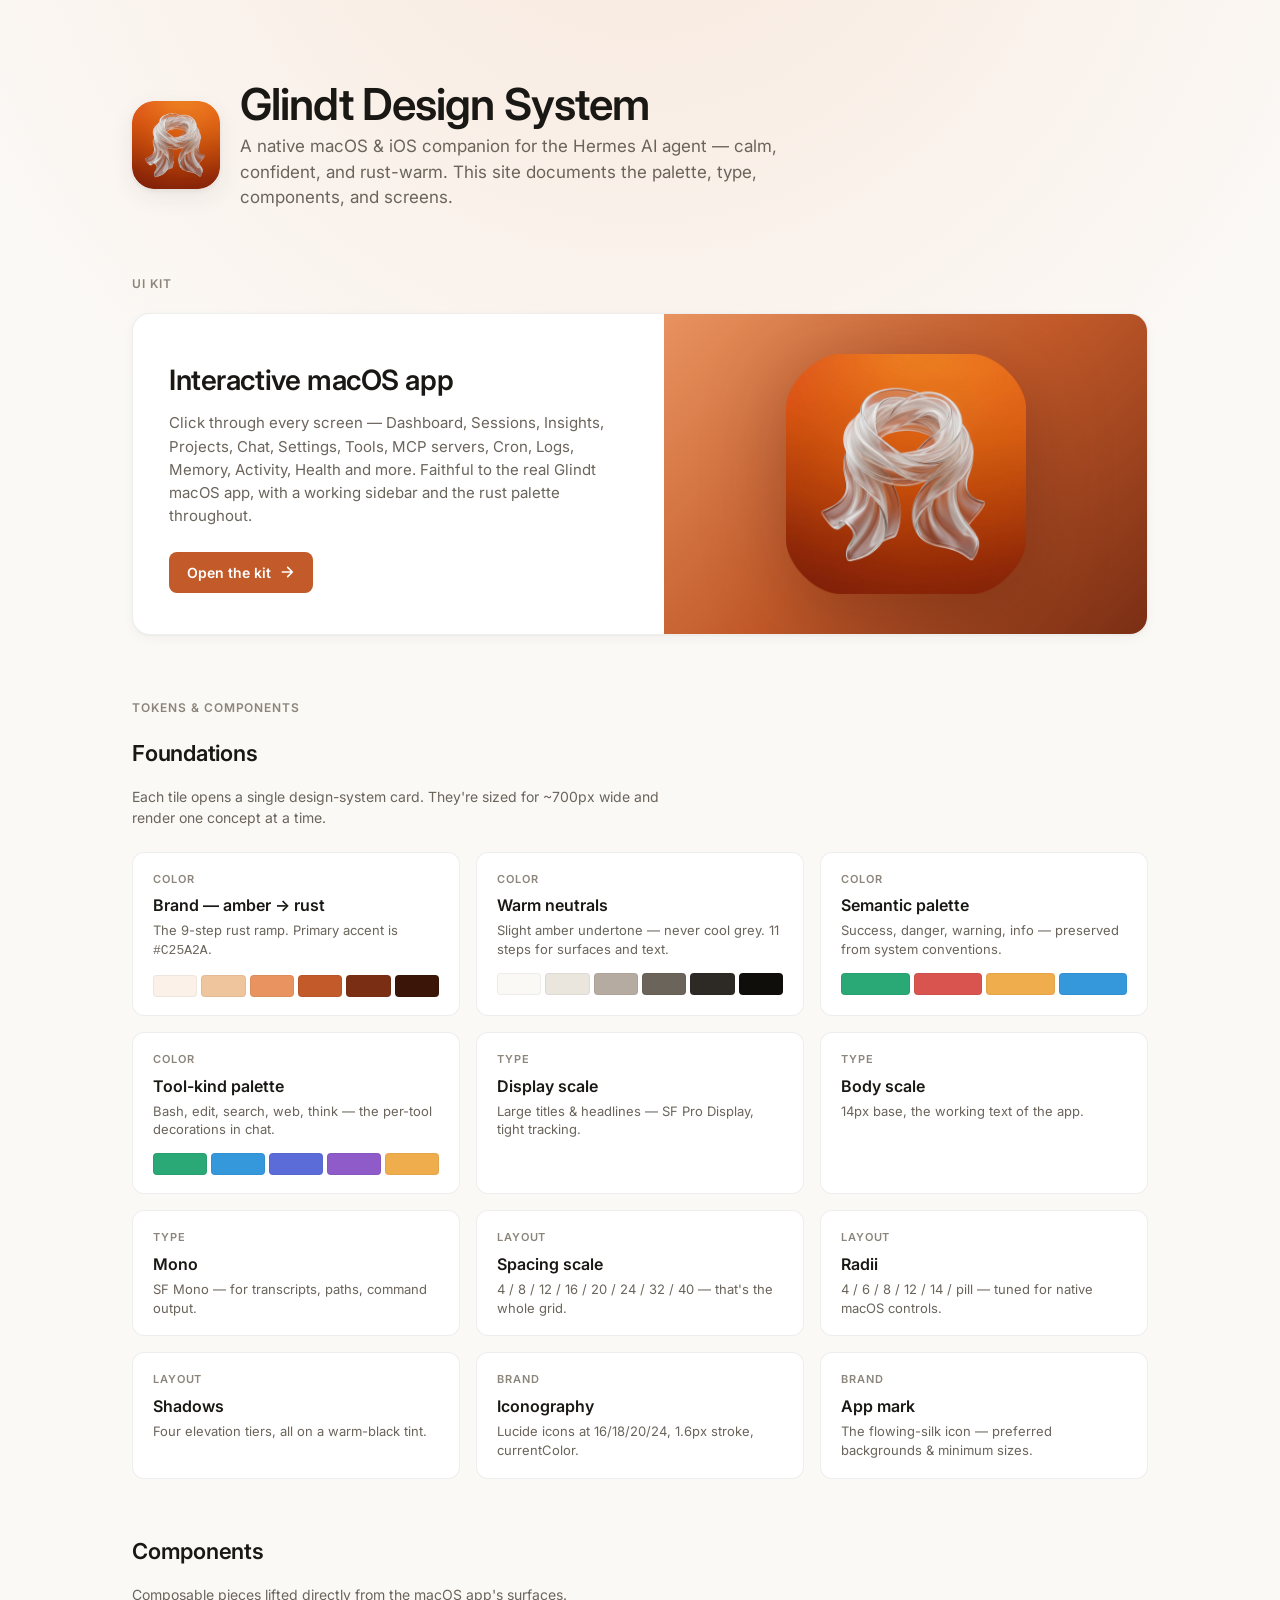
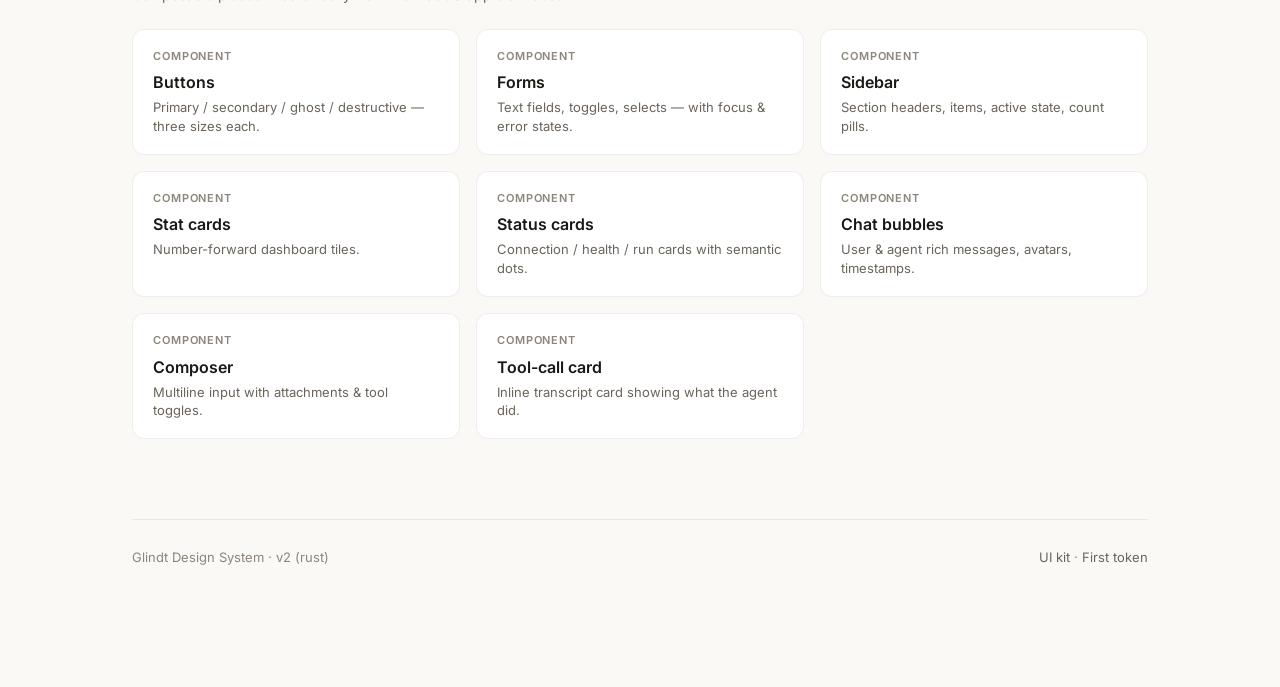
<file: design/static-site/index.html>
<!doctype html>
<html lang="en">
<head>
  <meta charset="utf-8">
  <meta name="viewport" content="width=device-width, initial-scale=1">
  <title>Glindt Design System</title>
  <link rel="stylesheet" href="colors_and_type.css">
  <link rel="icon" type="image/png" href="assets/glindt-app-icon-256.png">
  <style>
    * { box-sizing: border-box; }
    html, body { margin: 0; padding: 0; }
    body {
      min-height: 100vh;
      background:
        radial-gradient(ellipse 100% 60% at 50% -10%, rgba(232, 147, 96, 0.18), transparent 60%),
        var(--bg);
      color: var(--fg);
      font-family: var(--font-sans);
    }
    .wrap { max-width: 1080px; margin: 0 auto; padding: 80px 32px 120px; }

    header { display: flex; align-items: center; gap: 20px; margin-bottom: 56px; }
    .icon-tile {
      width: 88px; height: 88px;
      border-radius: 22px;
      background-image: url('assets/glindt-app-icon-256.png');
      background-size: cover;
      box-shadow: var(--shadow-lg);
    }
    h1 {
      font-family: var(--font-display);
      font-size: 44px;
      font-weight: 600;
      letter-spacing: -0.02em;
      margin: 0 0 6px;
      line-height: 1.1;
    }
    .tagline {
      font-size: 17px;
      color: var(--fg-muted);
      line-height: 1.5;
      max-width: 56ch;
      margin: 0;
    }

    .section-label {
      font-size: 12px;
      font-weight: 600;
      letter-spacing: 0.08em;
      text-transform: uppercase;
      color: var(--fg-faint);
      margin: 64px 0 20px;
    }

    /* Big feature card */
    .hero-card {
      display: grid;
      grid-template-columns: 1.1fr 1fr;
      gap: 0;
      background: var(--bg-card);
      border: 1px solid var(--border);
      border-radius: 18px;
      overflow: hidden;
      box-shadow: var(--shadow-md);
      margin-bottom: 40px;
    }
    .hero-card .text {
      padding: 36px 36px 32px;
      display: flex; flex-direction: column;
      justify-content: center;
    }
    .hero-card .preview {
      background: var(--gradient-brand);
      position: relative;
      min-height: 320px;
      display: flex; align-items: center; justify-content: center;
    }
    .hero-card .preview img {
      width: 60%; max-width: 240px;
      filter: drop-shadow(0 14px 40px rgba(60, 18, 6, 0.35));
    }
    .hero-card h2 {
      font-family: var(--font-display);
      font-size: 28px;
      font-weight: 600;
      letter-spacing: -0.015em;
      margin: 0 0 10px;
    }
    .hero-card p {
      font-size: 15px;
      color: var(--fg-muted);
      line-height: 1.55;
      margin: 0 0 24px;
    }
    .hero-card .cta {
      display: inline-flex;
      align-items: center;
      gap: 8px;
      padding: 10px 18px;
      background: var(--accent);
      color: var(--on-accent);
      border-radius: 8px;
      font-size: 14px;
      font-weight: 600;
      text-decoration: none;
      align-self: flex-start;
      transition: background 120ms ease;
    }
    .hero-card .cta:hover { background: var(--accent-hover); }
    .hero-card .cta svg { width: 16px; height: 16px; }

    /* Token grid */
    .grid {
      display: grid;
      grid-template-columns: repeat(auto-fill, minmax(280px, 1fr));
      gap: 16px;
    }
    .tile {
      display: block;
      text-decoration: none;
      color: inherit;
      background: var(--bg-card);
      border: 1px solid var(--border);
      border-radius: 12px;
      padding: 18px 20px;
      transition: transform 160ms var(--ease-smooth), border-color 160ms ease, box-shadow 160ms ease;
    }
    .tile:hover {
      transform: translateY(-2px);
      border-color: var(--border-strong);
      box-shadow: var(--shadow-md);
    }
    .tile .kicker {
      font-size: 11px;
      font-weight: 600;
      letter-spacing: 0.08em;
      text-transform: uppercase;
      color: var(--fg-faint);
      margin-bottom: 6px;
    }
    .tile h3 {
      margin: 0 0 4px;
      font-size: 16px;
      font-weight: 600;
      color: var(--fg);
    }
    .tile p {
      margin: 0;
      font-size: 13px;
      color: var(--fg-muted);
      line-height: 1.45;
    }
    .swatches {
      display: flex; gap: 4px; margin-top: 14px;
    }
    .sw {
      flex: 1; height: 22px; border-radius: 4px;
      border: 1px solid rgba(0,0,0,0.05);
    }

    /* Group titles */
    .group-title {
      font-family: var(--font-display);
      font-size: 22px;
      font-weight: 600;
      letter-spacing: -0.01em;
      margin: 0 0 16px;
    }
    .group-blurb {
      font-size: 14px;
      color: var(--fg-muted);
      margin: 0 0 24px;
      line-height: 1.5;
      max-width: 60ch;
    }

    footer {
      margin-top: 80px;
      padding-top: 28px;
      border-top: 1px solid var(--border);
      font-size: 13px;
      color: var(--fg-faint);
      display: flex; justify-content: space-between; align-items: center;
    }
    footer a { color: var(--fg-muted); text-decoration: none; }
    footer a:hover { color: var(--accent); }

    @media (max-width: 760px) {
      .hero-card { grid-template-columns: 1fr; }
      .hero-card .preview { min-height: 200px; order: -1; }
      h1 { font-size: 36px; }
    }
  </style>
</head>
<body>
  <div class="wrap">

    <header>
      <div class="icon-tile" role="img" aria-label="Glindt app icon"></div>
      <div>
        <h1>Glindt Design System</h1>
        <p class="tagline">A native macOS &amp; iOS companion for the Hermes AI agent — calm, confident, and rust-warm. This site documents the palette, type, components, and screens.</p>
      </div>
    </header>

    <!-- UI Kit hero -->
    <div class="section-label">UI Kit</div>
    <a href="ui-kit/index.html" class="hero-card" style="text-decoration: none; color: inherit;">
      <div class="text">
        <h2>Interactive macOS app</h2>
        <p>Click through every screen — Dashboard, Sessions, Insights, Projects, Chat, Settings, Tools, MCP servers, Cron, Logs, Memory, Activity, Health and more. Faithful to the real Glindt macOS app, with a working sidebar and the rust palette throughout.</p>
        <span class="cta">
          Open the kit
          <svg viewBox="0 0 24 24" fill="none" stroke="currentColor" stroke-width="2.4" stroke-linecap="round" stroke-linejoin="round"><path d="M5 12h14M13 5l7 7-7 7"/></svg>
        </span>
      </div>
      <div class="preview">
        <img src="assets/glindt-app-icon-1024.png" alt="">
      </div>
    </a>

    <!-- Tokens & components -->
    <div class="section-label">Tokens &amp; components</div>
    <h2 class="group-title">Foundations</h2>
    <p class="group-blurb">Each tile opens a single design-system card. They're sized for ~700px wide and render one concept at a time.</p>

    <div class="grid">
      <a class="tile" href="tokens/colors-brand.html">
        <div class="kicker">Color</div>
        <h3>Brand — amber → rust</h3>
        <p>The 9-step rust ramp. Primary accent is <code>#C25A2A</code>.</p>
        <div class="swatches">
          <div class="sw" style="background:#FBF1E8"></div>
          <div class="sw" style="background:#EFC59E"></div>
          <div class="sw" style="background:#E89360"></div>
          <div class="sw" style="background:#C25A2A"></div>
          <div class="sw" style="background:#7A2E14"></div>
          <div class="sw" style="background:#3B1608"></div>
        </div>
      </a>

      <a class="tile" href="tokens/colors-neutrals.html">
        <div class="kicker">Color</div>
        <h3>Warm neutrals</h3>
        <p>Slight amber undertone — never cool grey. 11 steps for surfaces and text.</p>
        <div class="swatches">
          <div class="sw" style="background:#FBF9F6"></div>
          <div class="sw" style="background:#EAE5DD"></div>
          <div class="sw" style="background:#B5ABA0"></div>
          <div class="sw" style="background:#6A645B"></div>
          <div class="sw" style="background:#2D2A25"></div>
          <div class="sw" style="background:#100E0B"></div>
        </div>
      </a>

      <a class="tile" href="tokens/colors-semantic.html">
        <div class="kicker">Color</div>
        <h3>Semantic palette</h3>
        <p>Success, danger, warning, info — preserved from system conventions.</p>
        <div class="swatches">
          <div class="sw" style="background:#2AA876"></div>
          <div class="sw" style="background:#D9534F"></div>
          <div class="sw" style="background:#F0AD4E"></div>
          <div class="sw" style="background:#3498DB"></div>
        </div>
      </a>

      <a class="tile" href="tokens/colors-tool-kinds.html">
        <div class="kicker">Color</div>
        <h3>Tool-kind palette</h3>
        <p>Bash, edit, search, web, think — the per-tool decorations in chat.</p>
        <div class="swatches">
          <div class="sw" style="background:#2AA876"></div>
          <div class="sw" style="background:#3498DB"></div>
          <div class="sw" style="background:#5B6CD9"></div>
          <div class="sw" style="background:#8E5BC9"></div>
          <div class="sw" style="background:#F0AD4E"></div>
        </div>
      </a>

      <a class="tile" href="tokens/type-display.html">
        <div class="kicker">Type</div>
        <h3>Display scale</h3>
        <p>Large titles &amp; headlines — SF Pro Display, tight tracking.</p>
      </a>

      <a class="tile" href="tokens/type-body.html">
        <div class="kicker">Type</div>
        <h3>Body scale</h3>
        <p>14px base, the working text of the app.</p>
      </a>

      <a class="tile" href="tokens/type-mono.html">
        <div class="kicker">Type</div>
        <h3>Mono</h3>
        <p>SF Mono — for transcripts, paths, command output.</p>
      </a>

      <a class="tile" href="tokens/spacing-scale.html">
        <div class="kicker">Layout</div>
        <h3>Spacing scale</h3>
        <p>4 / 8 / 12 / 16 / 20 / 24 / 32 / 40 — that's the whole grid.</p>
      </a>

      <a class="tile" href="tokens/spacing-radii.html">
        <div class="kicker">Layout</div>
        <h3>Radii</h3>
        <p>4 / 6 / 8 / 12 / 14 / pill — tuned for native macOS controls.</p>
      </a>

      <a class="tile" href="tokens/spacing-shadows.html">
        <div class="kicker">Layout</div>
        <h3>Shadows</h3>
        <p>Four elevation tiers, all on a warm-black tint.</p>
      </a>

      <a class="tile" href="tokens/iconography.html">
        <div class="kicker">Brand</div>
        <h3>Iconography</h3>
        <p>Lucide icons at 16/18/20/24, 1.6px stroke, currentColor.</p>
      </a>

      <a class="tile" href="tokens/brand-mark.html">
        <div class="kicker">Brand</div>
        <h3>App mark</h3>
        <p>The flowing-silk icon — preferred backgrounds &amp; minimum sizes.</p>
      </a>
    </div>

    <h2 class="group-title" style="margin-top: 56px;">Components</h2>
    <p class="group-blurb">Composable pieces lifted directly from the macOS app's surfaces.</p>

    <div class="grid">
      <a class="tile" href="tokens/components-buttons.html">
        <div class="kicker">Component</div>
        <h3>Buttons</h3>
        <p>Primary / secondary / ghost / destructive — three sizes each.</p>
      </a>
      <a class="tile" href="tokens/components-forms.html">
        <div class="kicker">Component</div>
        <h3>Forms</h3>
        <p>Text fields, toggles, selects — with focus &amp; error states.</p>
      </a>
      <a class="tile" href="tokens/components-sidebar.html">
        <div class="kicker">Component</div>
        <h3>Sidebar</h3>
        <p>Section headers, items, active state, count pills.</p>
      </a>
      <a class="tile" href="tokens/components-stat-cards.html">
        <div class="kicker">Component</div>
        <h3>Stat cards</h3>
        <p>Number-forward dashboard tiles.</p>
      </a>
      <a class="tile" href="tokens/components-status-cards.html">
        <div class="kicker">Component</div>
        <h3>Status cards</h3>
        <p>Connection / health / run cards with semantic dots.</p>
      </a>
      <a class="tile" href="tokens/components-chat-bubbles.html">
        <div class="kicker">Component</div>
        <h3>Chat bubbles</h3>
        <p>User &amp; agent rich messages, avatars, timestamps.</p>
      </a>
      <a class="tile" href="tokens/components-composer.html">
        <div class="kicker">Component</div>
        <h3>Composer</h3>
        <p>Multiline input with attachments &amp; tool toggles.</p>
      </a>
      <a class="tile" href="tokens/components-tool-call.html">
        <div class="kicker">Component</div>
        <h3>Tool-call card</h3>
        <p>Inline transcript card showing what the agent did.</p>
      </a>
    </div>

    <footer>
      <span>Glindt Design System · v2 (rust)</span>
      <span><a href="ui-kit/index.html">UI kit</a> · <a href="tokens/colors-brand.html">First token</a></span>
    </footer>
  </div>
</body>
</html>
</file>
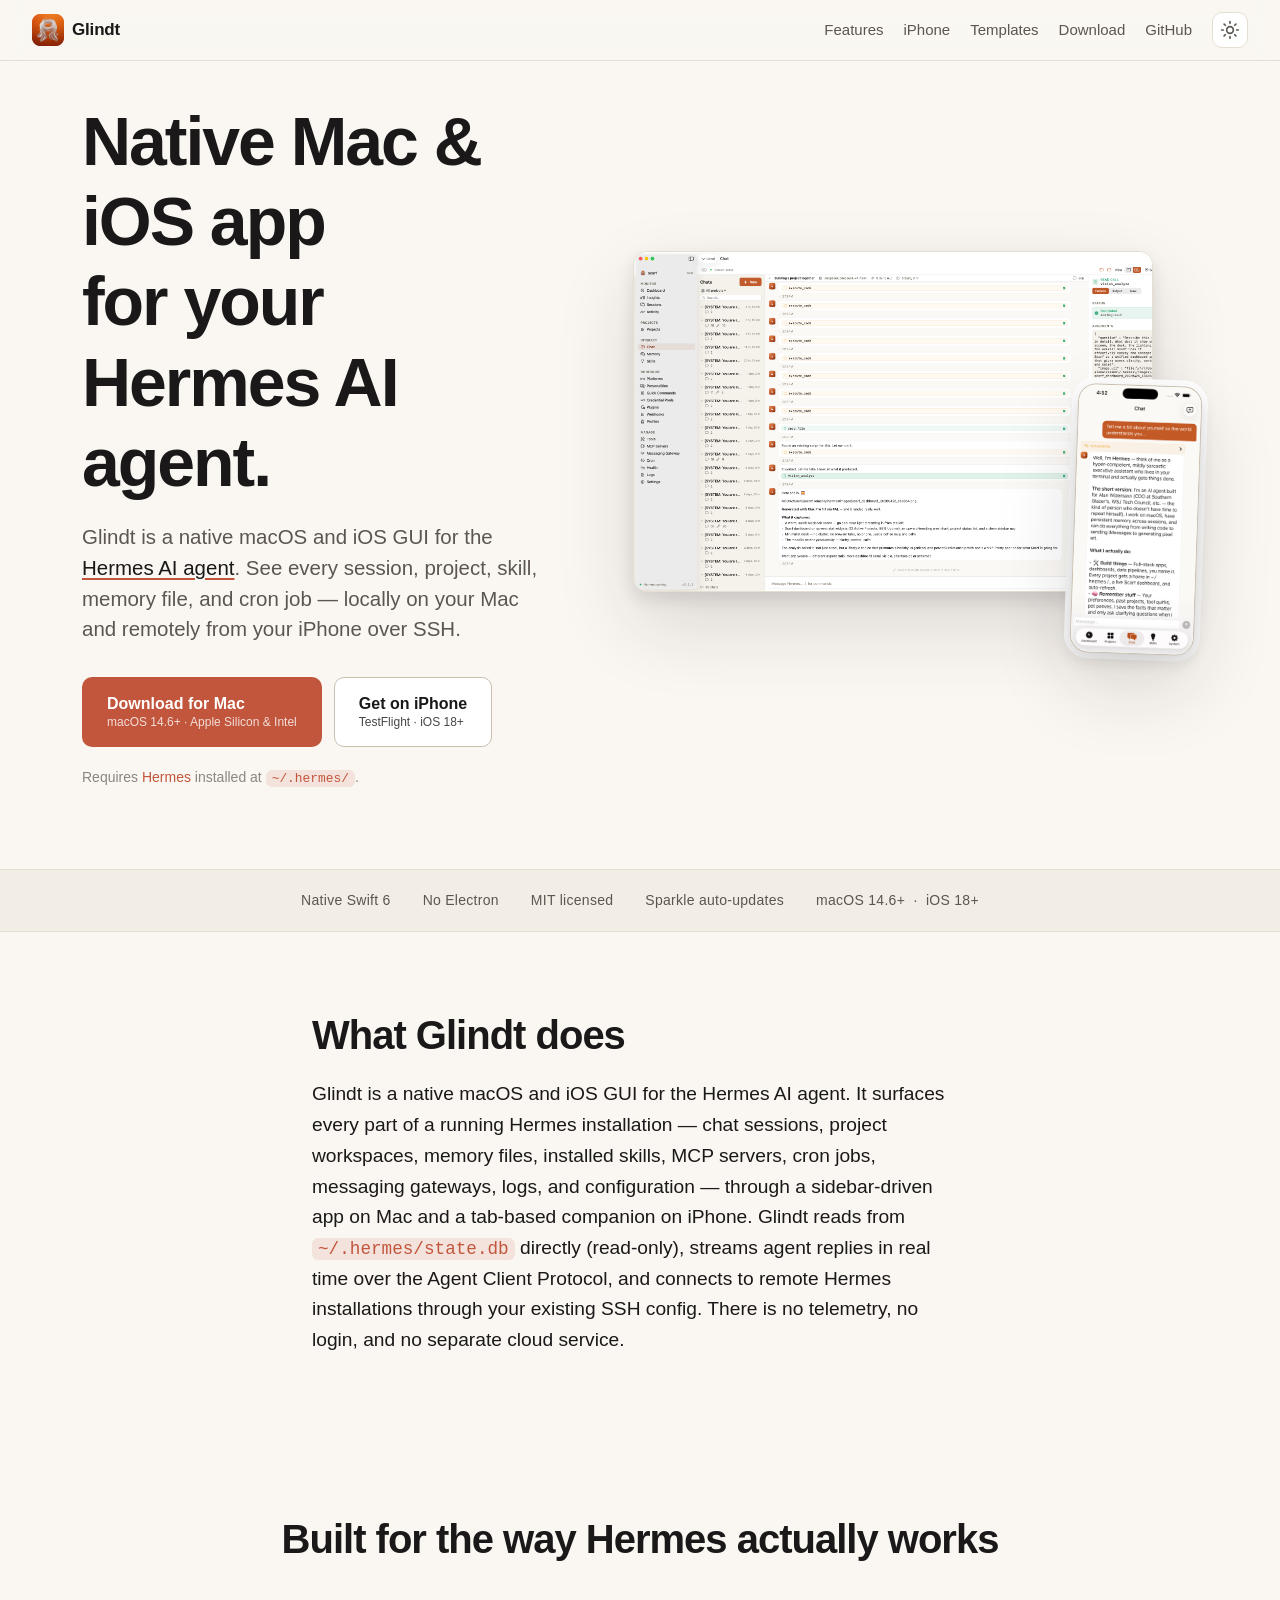
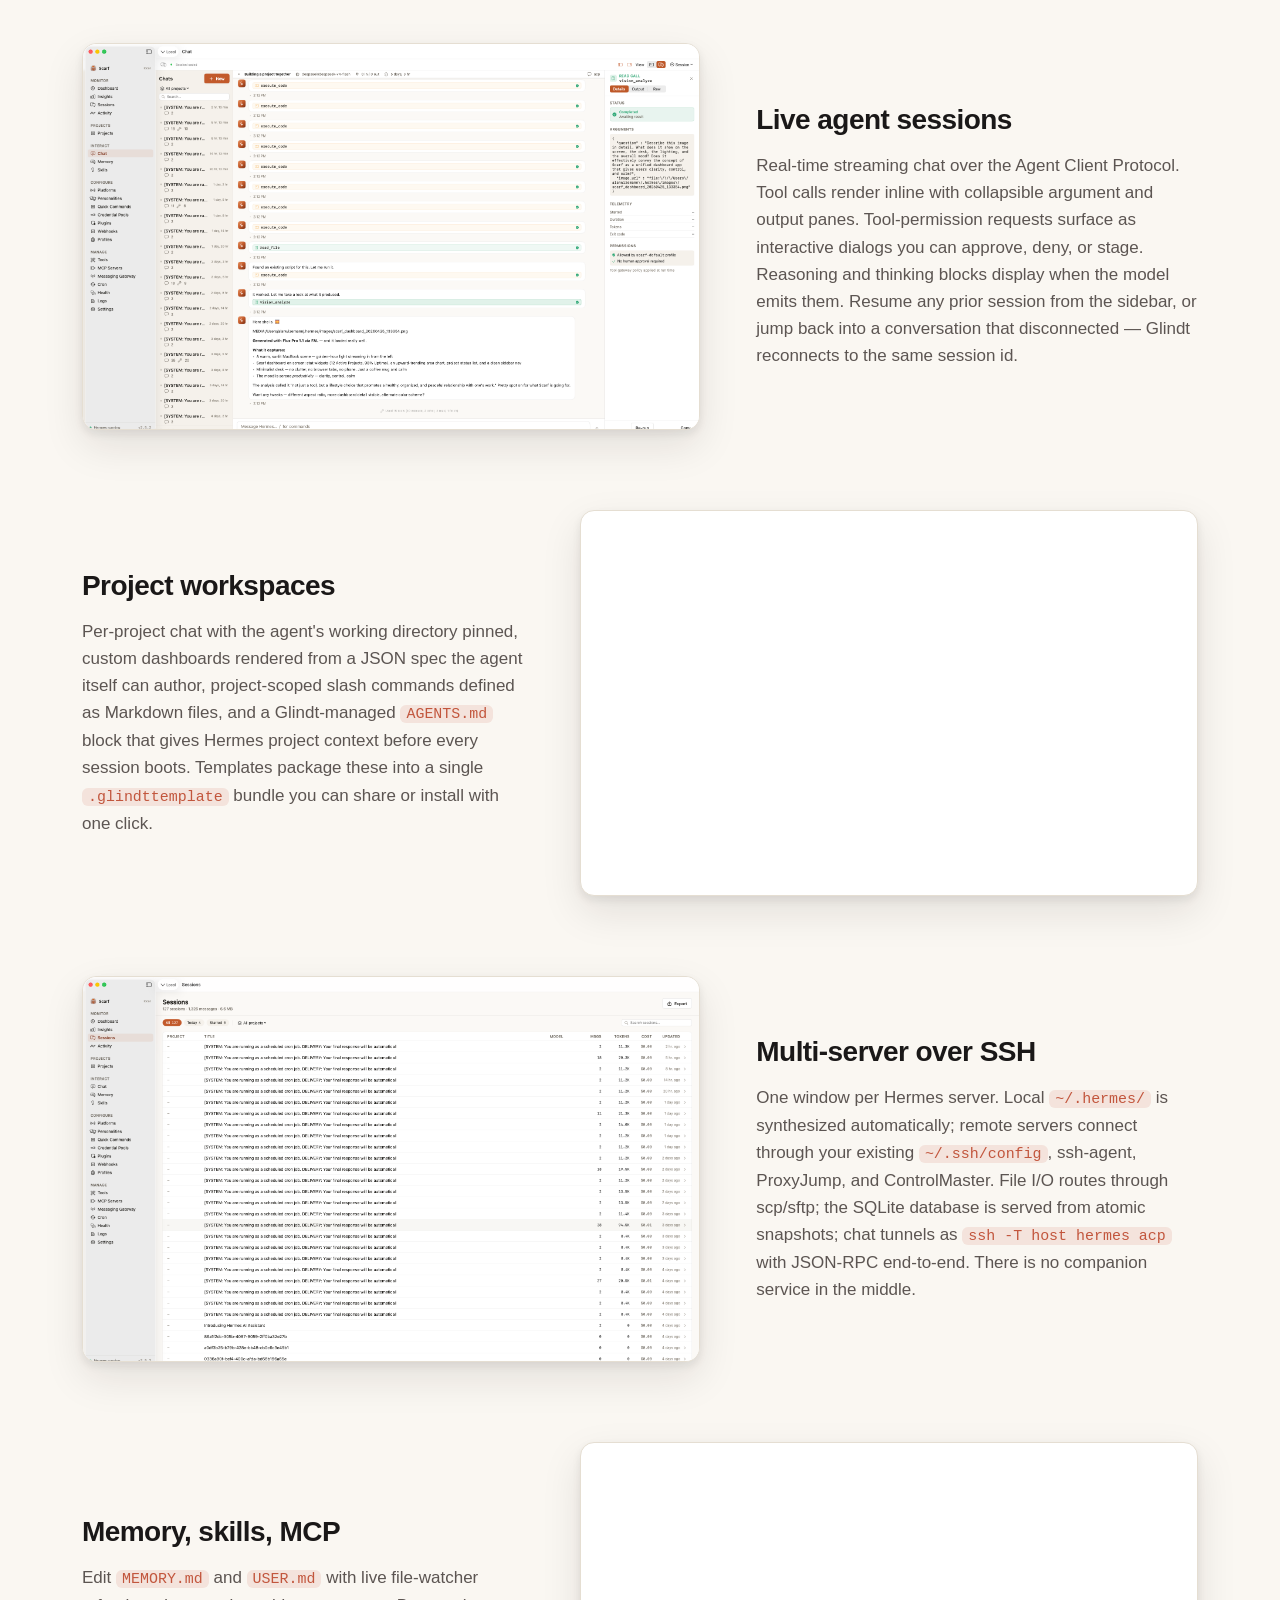
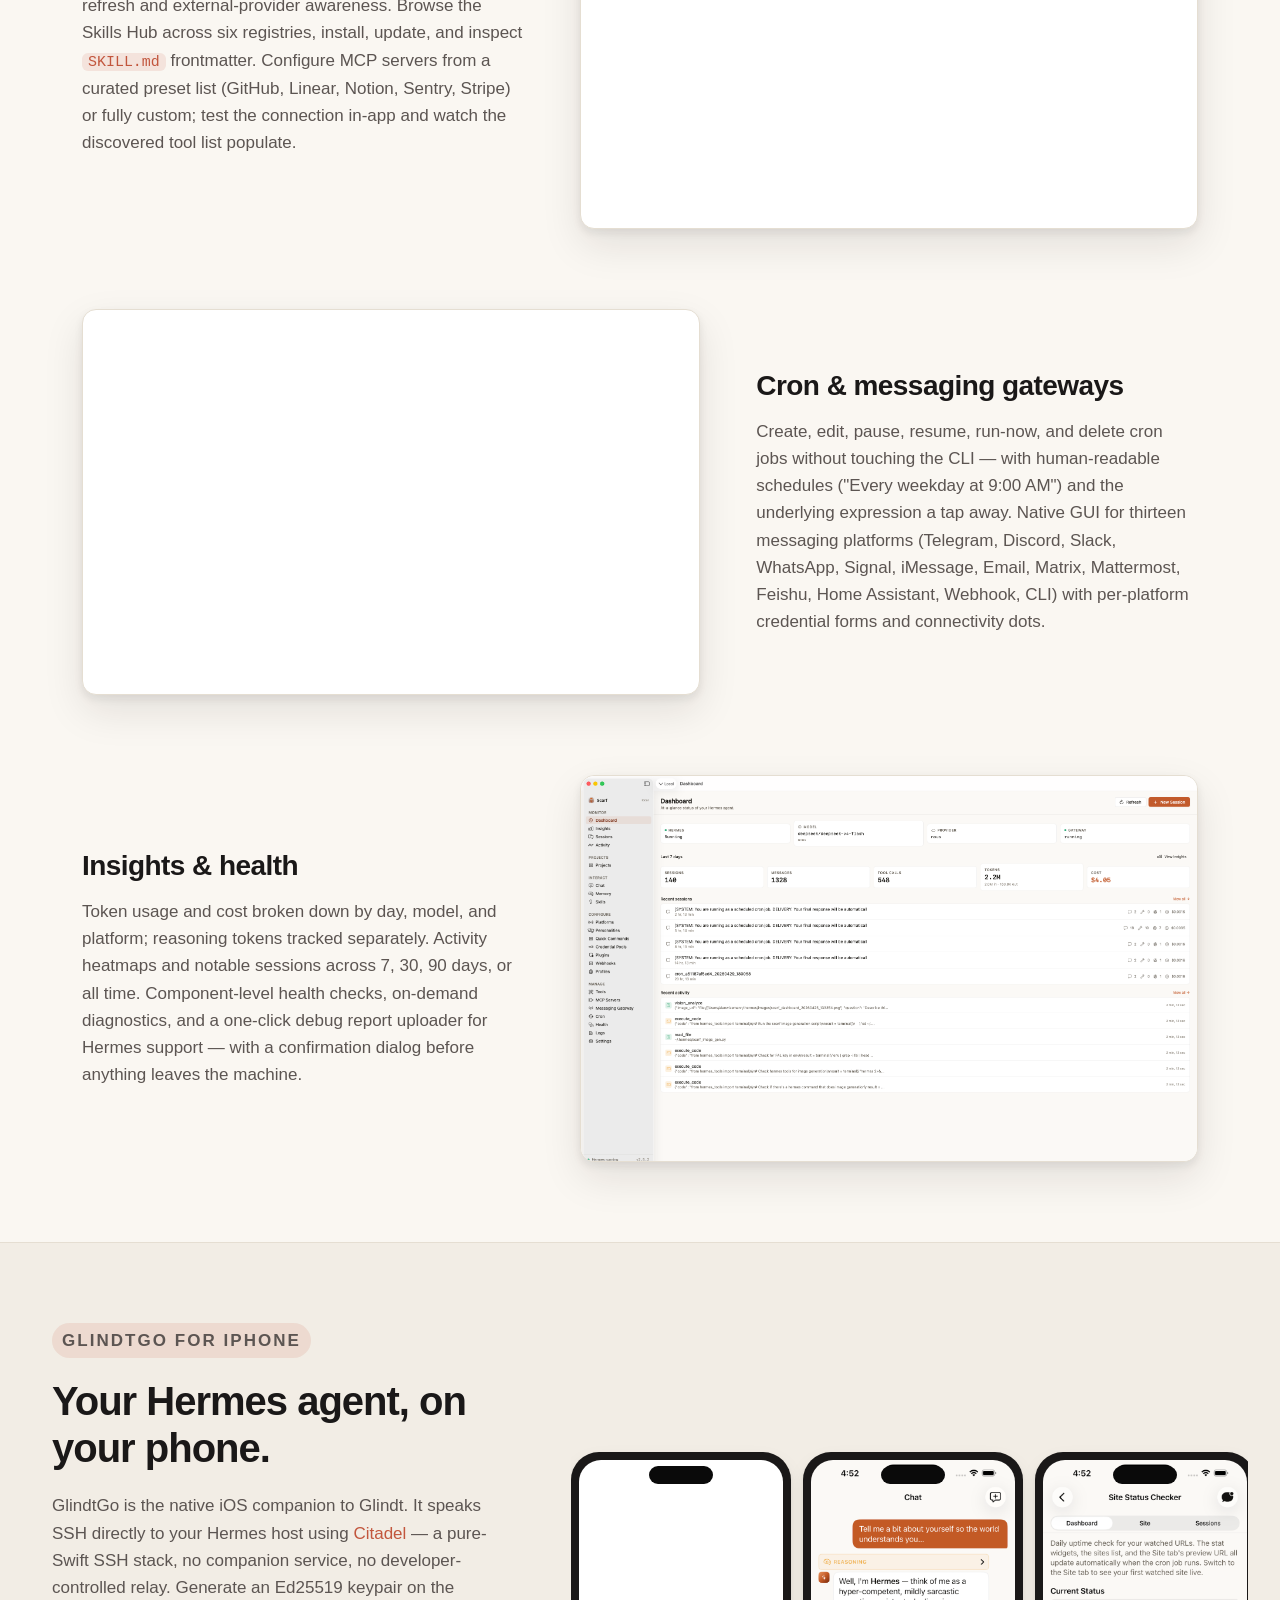
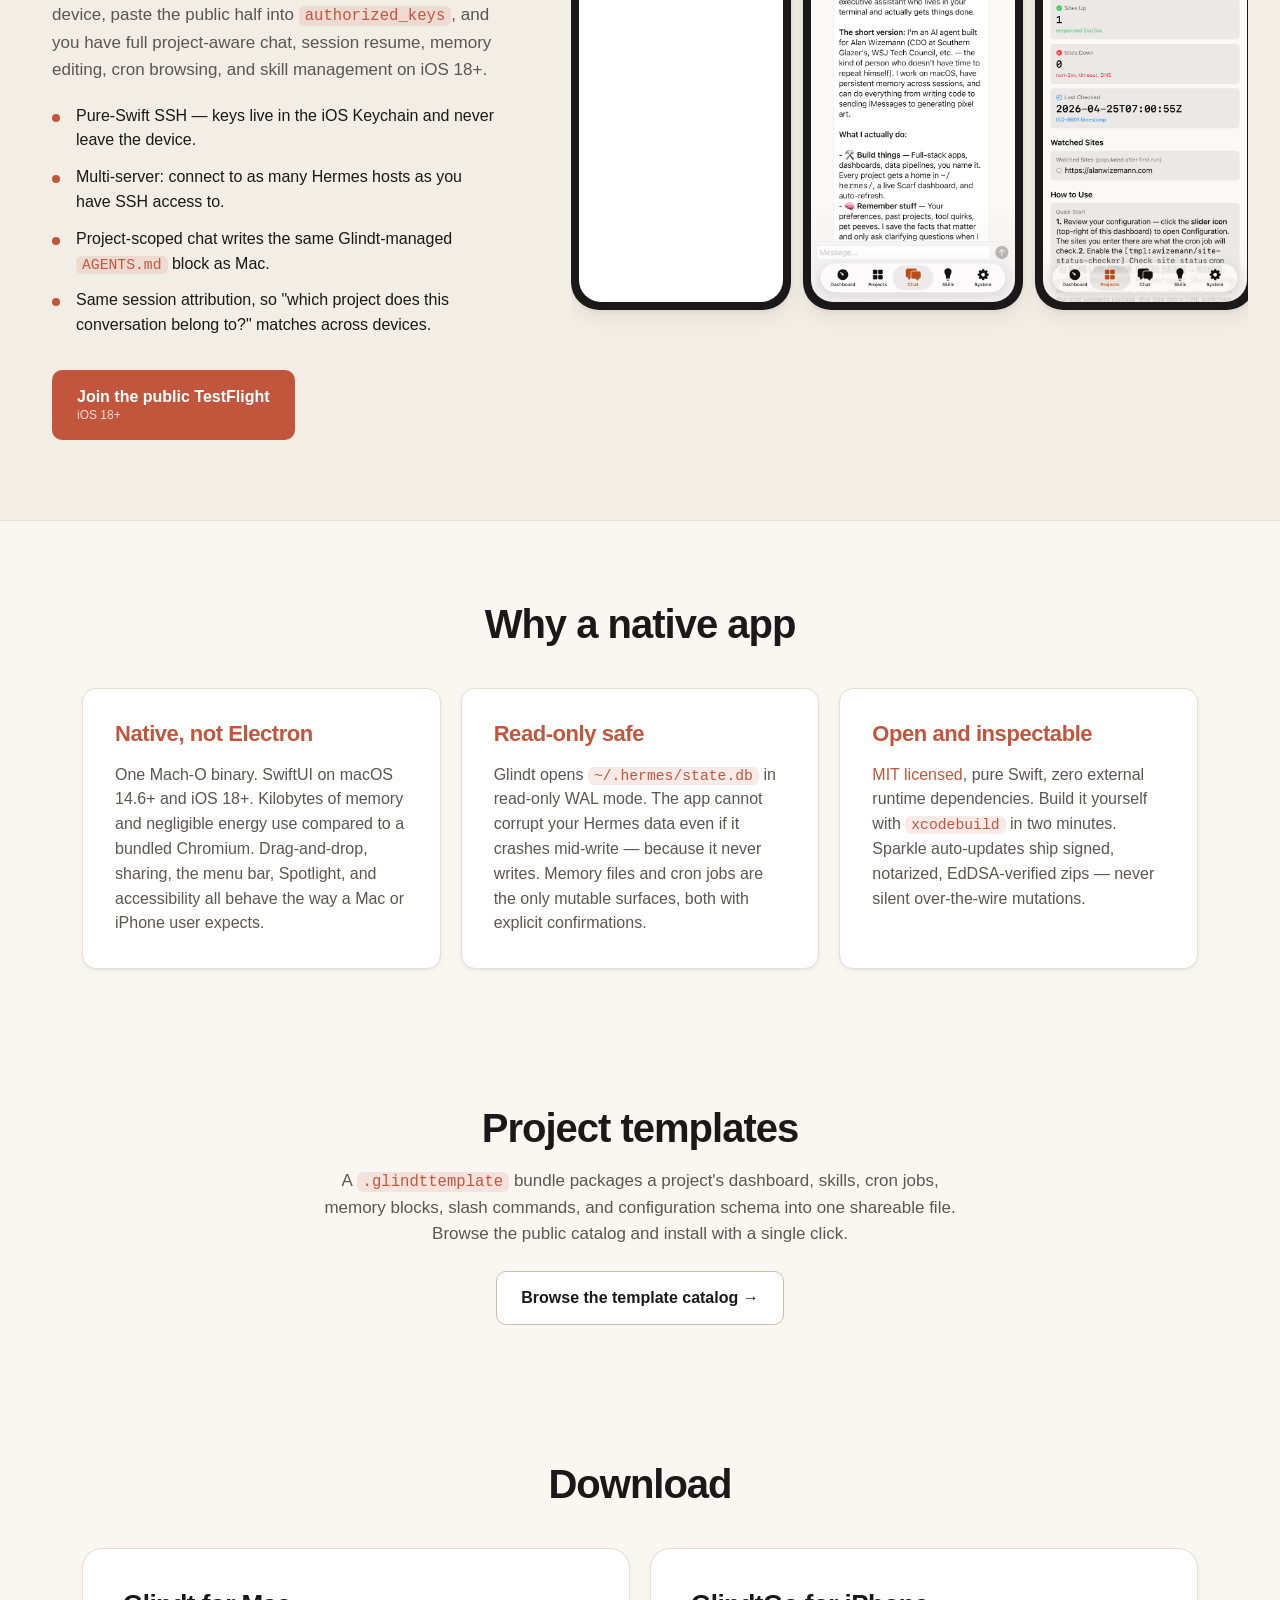
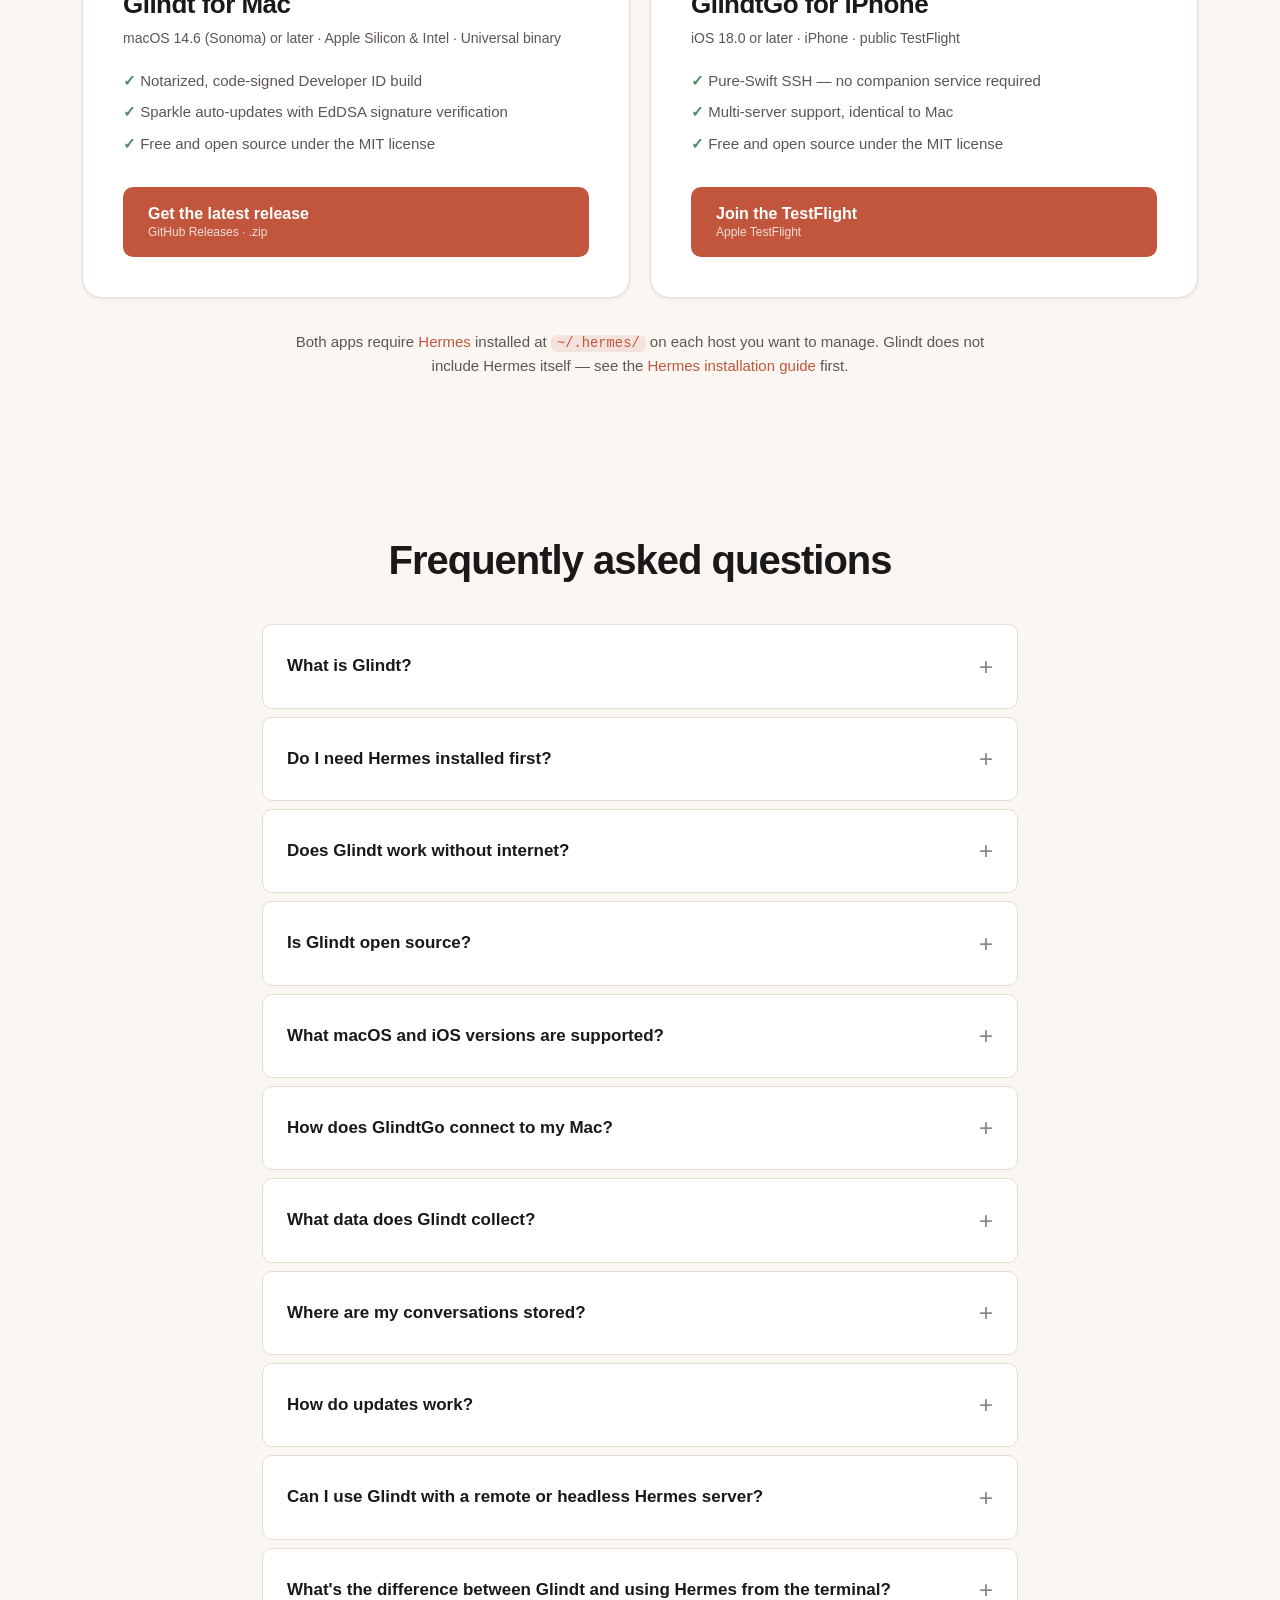
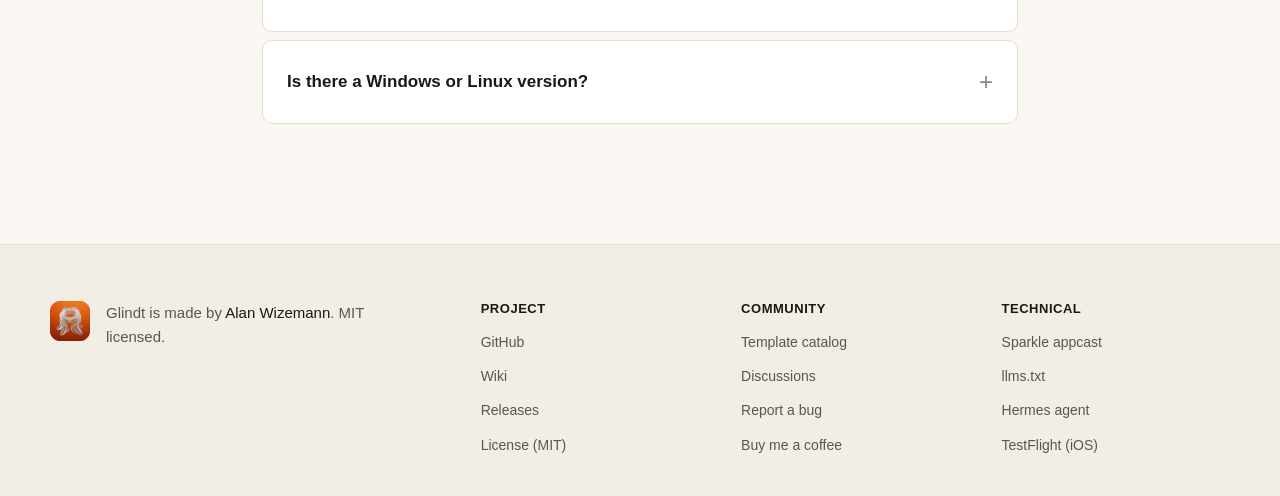
<file: site/landing/index.html>
<!DOCTYPE html>
<html lang="en">
<head>
  <meta charset="utf-8">
  <meta name="viewport" content="width=device-width, initial-scale=1, viewport-fit=cover">

  <title>Glindt — Native Mac &amp; iOS app for your Hermes AI agent</title>
  <meta name="description" content="Glindt is the native macOS and iOS GUI for the Hermes AI agent — sessions, projects, memory, skills, cron, multi-server SSH. Free and open source.">
  <link rel="canonical" href="https://awizemann.github.io/glindt/">

  <!-- Open Graph -->
  <meta property="og:type" content="website">
  <meta property="og:site_name" content="Glindt">
  <meta property="og:title" content="Glindt — Native Mac &amp; iOS app for your Hermes AI agent">
  <meta property="og:description" content="Native macOS and iOS GUI for the Hermes AI agent. Sessions, projects, memory, skills, cron, multi-server SSH. Free and open source.">
  <meta property="og:url" content="https://awizemann.github.io/glindt/">
  <meta property="og:image" content="https://awizemann.github.io/glindt/assets/og-image.png">
  <meta property="og:image:width" content="1200">
  <meta property="og:image:height" content="630">
  <meta property="og:image:alt" content="Glindt — native Mac & iOS app for the Hermes AI agent">

  <!-- Twitter -->
  <meta name="twitter:card" content="summary_large_image">
  <meta name="twitter:title" content="Glindt — Native Mac &amp; iOS app for your Hermes AI agent">
  <meta name="twitter:description" content="Native macOS and iOS GUI for the Hermes AI agent. Sessions, projects, memory, skills, cron, multi-server SSH.">
  <meta name="twitter:image" content="https://awizemann.github.io/glindt/assets/twitter-card.png">

  <!-- Theme + favicons -->
  <meta name="theme-color" content="#C2563D" media="(prefers-color-scheme: light)">
  <meta name="theme-color" content="#1A1818" media="(prefers-color-scheme: dark)">
  <link rel="icon" href="favicon.ico" sizes="any">
  <link rel="icon" href="assets/icon-192.png" type="image/png" sizes="192x192">
  <link rel="icon" href="assets/icon-512.png" type="image/png" sizes="512x512">
  <link rel="apple-touch-icon" href="apple-touch-icon.png">
  <link rel="manifest" href="manifest.webmanifest">

  <!-- AI crawler hint -->
  <link rel="alternate" type="text/plain" title="LLM-friendly summary" href="llms.txt">

  <link rel="stylesheet" href="styles.css">
</head>

<body>
  <a class="skip-link" href="#main">Skip to content</a>

  <header class="site-header" role="banner">
    <a class="brand" href="./" aria-label="Glindt home">
      <img src="assets/glindt-icon-512.png" width="32" height="32" alt="" decoding="async">
      <span class="brand-name">Glindt</span>
    </a>
    <nav class="site-nav" aria-label="Primary">
      <a href="#features">Features</a>
      <a href="#ios">iPhone</a>
      <a href="templates/">Templates</a>
      <a href="#download">Download</a>
      <a href="https://github.com/awizemann/glindt" rel="noopener">GitHub</a>
    </nav>
    <button type="button" class="theme-toggle" aria-label="Toggle dark mode" data-theme-toggle>
      <svg class="theme-icon icon-sun" width="20" height="20" viewBox="0 0 24 24" fill="none" stroke="currentColor" stroke-width="2" stroke-linecap="round" stroke-linejoin="round" aria-hidden="true"><circle cx="12" cy="12" r="4"></circle><path d="M12 2v2M12 20v2M4.93 4.93l1.41 1.41M17.66 17.66l1.41 1.41M2 12h2M20 12h2M4.93 19.07l1.41-1.41M17.66 6.34l1.41-1.41"></path></svg>
      <svg class="theme-icon icon-moon" width="20" height="20" viewBox="0 0 24 24" fill="none" stroke="currentColor" stroke-width="2" stroke-linecap="round" stroke-linejoin="round" aria-hidden="true"><path d="M21 12.79A9 9 0 1 1 11.21 3 7 7 0 0 0 21 12.79z"></path></svg>
    </button>
  </header>

  <main id="main">

    <!-- Hero -->
    <section class="hero" id="hero" aria-labelledby="hero-title">
      <div class="hero-copy">
        <h1 id="hero-title">Native Mac &amp; iOS app<br>for your Hermes AI agent.</h1>
        <p class="hero-lede">
          Glindt is a native macOS and iOS GUI for the
          <a href="https://github.com/hermes-ai/hermes-agent" rel="noopener">Hermes AI agent</a>.
          See every session, project, skill, memory file, and cron job — locally on your Mac
          and remotely from your iPhone over SSH.
        </p>
        <div class="cta-row">
          <a class="btn btn-primary" href="https://github.com/awizemann/glindt/releases/latest" rel="noopener">
            <span>Download for Mac</span>
            <span class="btn-meta">macOS 14.6+ · Apple Silicon &amp; Intel</span>
          </a>
          <a class="btn btn-secondary" href="https://testflight.apple.com/join/qCrRpcTz" rel="noopener">
            <span>Get on iPhone</span>
            <span class="btn-meta">TestFlight · iOS 18+</span>
          </a>
        </div>
        <p class="hero-prereq">
          Requires <a href="https://github.com/hermes-ai/hermes-agent" rel="noopener">Hermes</a> installed at <code>~/.hermes/</code>.
        </p>
      </div>

      <div class="hero-visual" aria-hidden="false">
        <picture class="hero-mac">
          <source media="(prefers-color-scheme: dark)" srcset="assets/screenshots/mac-hero-dark.png">
          <img data-dark-src="assets/screenshots/mac-hero-dark.png" src="assets/screenshots/mac-hero.png"
               alt="Glindt on macOS — chat view streaming a response with a tool-call card"
               width="1600" height="1000"
               fetchpriority="high" decoding="async">
        </picture>
        <picture class="hero-iphone">
          <img src="assets/screenshots/ios-chat.png"
               alt="GlindtGo on iPhone — chat with the Hermes agent over SSH"
               width="430" height="932"
               decoding="async">
        </picture>
      </div>
    </section>

    <!-- Trust strip -->
    <aside class="trust-strip" aria-label="At a glance">
      <ul>
        <li>Native Swift 6</li>
        <li>No Electron</li>
        <li>MIT licensed</li>
        <li>Sparkle auto-updates</li>
        <li>macOS 14.6+ &nbsp;·&nbsp; iOS 18+</li>
      </ul>
    </aside>

    <!-- What Glindt does (AEO load-bearing paragraph) -->
    <section class="what" id="what" aria-labelledby="what-title">
      <h2 id="what-title">What Glindt does</h2>
      <p>
        Glindt is a native macOS and iOS GUI for the Hermes AI agent. It surfaces every part of a
        running Hermes installation — chat sessions, project workspaces, memory files, installed
        skills, MCP servers, cron jobs, messaging gateways, logs, and configuration — through a
        sidebar-driven app on Mac and a tab-based companion on iPhone. Glindt reads from
        <code>~/.hermes/state.db</code> directly (read-only), streams agent replies in real time
        over the Agent Client Protocol, and connects to remote Hermes installations through your
        existing SSH config. There is no telemetry, no login, and no separate cloud service.
      </p>
    </section>

    <!-- Mac feature blocks -->
    <section class="features" id="features" aria-labelledby="features-title">
      <h2 id="features-title" class="section-heading">Built for the way Hermes actually works</h2>

      <article class="feature feature-flip">
        <div class="feature-text">
          <h3>Live agent sessions</h3>
          <p>
            Real-time streaming chat over the Agent Client Protocol. Tool calls render inline with
            collapsible argument and output panes. Tool-permission requests surface as interactive
            dialogs you can approve, deny, or stage. Reasoning and thinking blocks display when the
            model emits them. Resume any prior session from the sidebar, or jump back into a
            conversation that disconnected — Glindt reconnects to the same session id.
          </p>
        </div>
        <div class="feature-visual">
          <picture>
            <source media="(prefers-color-scheme: dark)" srcset="assets/screenshots/mac-chat-dark.png">
            <img data-dark-src="assets/screenshots/mac-chat-dark.png" src="assets/screenshots/mac-chat.png"
                 alt="Mac app — chat view with a tool-call card and a streaming response"
                 width="1600" height="1000" loading="lazy" decoding="async">
          </picture>
        </div>
      </article>

      <article class="feature">
        <div class="feature-text">
          <h3>Project workspaces</h3>
          <p>
            Per-project chat with the agent's working directory pinned, custom dashboards rendered
            from a JSON spec the agent itself can author, project-scoped slash commands defined as
            Markdown files, and a Glindt-managed <code>AGENTS.md</code> block that gives Hermes
            project context before every session boots. Templates package these into a single
            <code>.glindttemplate</code> bundle you can share or install with one click.
          </p>
        </div>
        <div class="feature-visual">
          <picture>
            <source media="(prefers-color-scheme: dark)" srcset="assets/screenshots/mac-projects-dark.png">
            <img data-dark-src="assets/screenshots/mac-projects-dark.png" src="assets/screenshots/mac-projects.png"
                 alt="Mac app — project dashboard with stat boxes and a chart widget"
                 width="1600" height="1000" loading="lazy" decoding="async">
          </picture>
        </div>
      </article>

      <article class="feature feature-flip">
        <div class="feature-text">
          <h3>Multi-server over SSH</h3>
          <p>
            One window per Hermes server. Local <code>~/.hermes/</code> is synthesized
            automatically; remote servers connect through your existing
            <code>~/.ssh/config</code>, ssh-agent, ProxyJump, and ControlMaster. File I/O routes
            through scp/sftp; the SQLite database is served from atomic snapshots; chat tunnels as
            <code>ssh -T host hermes acp</code> with JSON-RPC end-to-end. There is no companion
            service in the middle.
          </p>
        </div>
        <div class="feature-visual">
          <picture>
            <source media="(prefers-color-scheme: dark)" srcset="assets/screenshots/mac-sessions-dark.png">
            <img data-dark-src="assets/screenshots/mac-sessions-dark.png" src="assets/screenshots/mac-sessions.png"
                 alt="Mac app — sessions browser filtered to a remote server"
                 width="1600" height="1000" loading="lazy" decoding="async">
          </picture>
        </div>
      </article>

      <article class="feature">
        <div class="feature-text">
          <h3>Memory, skills, MCP</h3>
          <p>
            Edit <code>MEMORY.md</code> and <code>USER.md</code> with live file-watcher refresh and
            external-provider awareness. Browse the Skills Hub across six registries, install,
            update, and inspect <code>SKILL.md</code> frontmatter. Configure MCP servers from a
            curated preset list (GitHub, Linear, Notion, Sentry, Stripe) or fully custom; test the
            connection in-app and watch the discovered tool list populate.
          </p>
        </div>
        <div class="feature-visual">
          <picture>
            <source media="(prefers-color-scheme: dark)" srcset="assets/screenshots/mac-mcp-dark.png">
            <img data-dark-src="assets/screenshots/mac-mcp-dark.png" src="assets/screenshots/mac-mcp.png"
                 alt="Mac app — MCP servers configuration view"
                 width="1600" height="1000" loading="lazy" decoding="async">
          </picture>
        </div>
      </article>

      <article class="feature feature-flip">
        <div class="feature-text">
          <h3>Cron &amp; messaging gateways</h3>
          <p>
            Create, edit, pause, resume, run-now, and delete cron jobs without touching the CLI —
            with human-readable schedules ("Every weekday at 9:00 AM") and the underlying
            expression a tap away. Native GUI for thirteen messaging platforms (Telegram, Discord,
            Slack, WhatsApp, Signal, iMessage, Email, Matrix, Mattermost, Feishu, Home Assistant,
            Webhook, CLI) with per-platform credential forms and connectivity dots.
          </p>
        </div>
        <div class="feature-visual">
          <picture>
            <source media="(prefers-color-scheme: dark)" srcset="assets/screenshots/mac-cron-dark.png">
            <img data-dark-src="assets/screenshots/mac-cron-dark.png" src="assets/screenshots/mac-cron.png"
                 alt="Mac app — cron manager with paused and active jobs"
                 width="1600" height="1000" loading="lazy" decoding="async">
          </picture>
        </div>
      </article>

      <article class="feature">
        <div class="feature-text">
          <h3>Insights &amp; health</h3>
          <p>
            Token usage and cost broken down by day, model, and platform; reasoning tokens
            tracked separately. Activity heatmaps and notable sessions across 7, 30, 90 days, or
            all time. Component-level health checks, on-demand diagnostics, and a one-click debug
            report uploader for Hermes support — with a confirmation dialog before anything
            leaves the machine.
          </p>
        </div>
        <div class="feature-visual">
          <picture>
            <source media="(prefers-color-scheme: dark)" srcset="assets/screenshots/mac-dashboard-dark.png">
            <img data-dark-src="assets/screenshots/mac-dashboard-dark.png" src="assets/screenshots/mac-dashboard.png"
                 alt="Mac app — dashboard with token usage, recent sessions, and health"
                 width="1600" height="1000" loading="lazy" decoding="async">
          </picture>
        </div>
      </article>
    </section>

    <!-- iOS / GlindtGo -->
    <section class="ios" id="ios" aria-labelledby="ios-title">
      <div class="ios-copy">
        <p class="eyebrow">GlindtGo for iPhone</p>
        <h2 id="ios-title">Your Hermes agent, on your phone.</h2>
        <p>
          GlindtGo is the native iOS companion to Glindt. It speaks SSH directly to your Hermes
          host using <a href="https://github.com/orlandos-nl/Citadel" rel="noopener">Citadel</a> — a
          pure-Swift SSH stack, no companion service, no developer-controlled relay. Generate an
          Ed25519 keypair on the device, paste the public half into <code>authorized_keys</code>,
          and you have full project-aware chat, session resume, memory editing, cron browsing,
          and skill management on iOS 18+.
        </p>
        <ul class="ios-points">
          <li>Pure-Swift SSH — keys live in the iOS Keychain and never leave the device.</li>
          <li>Multi-server: connect to as many Hermes hosts as you have SSH access to.</li>
          <li>Project-scoped chat writes the same Glindt-managed <code>AGENTS.md</code> block as Mac.</li>
          <li>Same session attribution, so "which project does this conversation belong to?" matches across devices.</li>
        </ul>
        <a class="btn btn-primary" href="https://testflight.apple.com/join/qCrRpcTz" rel="noopener">
          <span>Join the public TestFlight</span>
          <span class="btn-meta">iOS 18+</span>
        </a>
      </div>

      <div class="ios-gallery" role="list" aria-label="GlindtGo screenshots">
        <div class="phone-frame" role="listitem">
          <img src="assets/screenshots/ios-servers.png" alt="GlindtGo — server picker with two configured Hermes hosts" loading="lazy" decoding="async" width="430" height="932">
        </div>
        <div class="phone-frame" role="listitem">
          <img src="assets/screenshots/ios-chat.png" alt="GlindtGo — chat with the Hermes agent" loading="lazy" decoding="async" width="430" height="932">
        </div>
        <div class="phone-frame" role="listitem">
          <img src="assets/screenshots/ios-project-dashboard.png" alt="GlindtGo — project dashboard" loading="lazy" decoding="async" width="430" height="932">
        </div>
        <div class="phone-frame" role="listitem">
          <img src="assets/screenshots/ios-skills.png" alt="GlindtGo — skills browser" loading="lazy" decoding="async" width="430" height="932">
        </div>
        <div class="phone-frame" role="listitem">
          <img src="assets/screenshots/ios-system.png" alt="GlindtGo — system tab" loading="lazy" decoding="async" width="430" height="932">
        </div>
      </div>
    </section>

    <!-- Why native -->
    <section class="why" id="why" aria-labelledby="why-title">
      <h2 id="why-title" class="section-heading">Why a native app</h2>
      <div class="why-grid">
        <article class="why-card">
          <h3>Native, not Electron</h3>
          <p>
            One Mach-O binary. SwiftUI on macOS 14.6+ and iOS 18+. Kilobytes of memory and
            negligible energy use compared to a bundled Chromium. Drag-and-drop, sharing, the
            menu bar, Spotlight, and accessibility all behave the way a Mac or iPhone user
            expects.
          </p>
        </article>
        <article class="why-card">
          <h3>Read-only safe</h3>
          <p>
            Glindt opens <code>~/.hermes/state.db</code> in read-only WAL mode. The app cannot
            corrupt your Hermes data even if it crashes mid-write — because it never writes.
            Memory files and cron jobs are the only mutable surfaces, both with explicit
            confirmations.
          </p>
        </article>
        <article class="why-card">
          <h3>Open and inspectable</h3>
          <p>
            <a href="https://github.com/awizemann/glindt" rel="noopener">MIT licensed</a>, pure
            Swift, zero external runtime dependencies. Build it yourself with
            <code>xcodebuild</code> in two minutes. Sparkle auto-updates ship signed,
            notarized, EdDSA-verified zips — never silent over-the-wire mutations.
          </p>
        </article>
      </div>
    </section>

    <!-- Templates teaser -->
    <section class="templates" id="templates" aria-labelledby="templates-title">
      <h2 id="templates-title">Project templates</h2>
      <p>
        A <code>.glindttemplate</code> bundle packages a project's dashboard, skills, cron jobs,
        memory blocks, slash commands, and configuration schema into one shareable file.
        Browse the public catalog and install with a single click.
      </p>
      <a class="btn btn-secondary" href="templates/">Browse the template catalog →</a>
    </section>

    <!-- Download -->
    <section class="download" id="download" aria-labelledby="download-title">
      <h2 id="download-title" class="section-heading">Download</h2>
      <div class="download-grid">
        <article class="download-card">
          <h3>Glindt for Mac</h3>
          <p class="download-meta">macOS 14.6 (Sonoma) or later · Apple Silicon &amp; Intel · Universal binary</p>
          <ul class="download-points">
            <li>Notarized, code-signed Developer ID build</li>
            <li>Sparkle auto-updates with EdDSA signature verification</li>
            <li>Free and open source under the MIT license</li>
          </ul>
          <a class="btn btn-primary" href="https://github.com/awizemann/glindt/releases/latest" rel="noopener">
            <span>Get the latest release</span>
            <span class="btn-meta">GitHub Releases · .zip</span>
          </a>
        </article>

        <article class="download-card">
          <h3>GlindtGo for iPhone</h3>
          <p class="download-meta">iOS 18.0 or later · iPhone · public TestFlight</p>
          <ul class="download-points">
            <li>Pure-Swift SSH — no companion service required</li>
            <li>Multi-server support, identical to Mac</li>
            <li>Free and open source under the MIT license</li>
          </ul>
          <a class="btn btn-primary" href="https://testflight.apple.com/join/qCrRpcTz" rel="noopener">
            <span>Join the TestFlight</span>
            <span class="btn-meta">Apple TestFlight</span>
          </a>
        </article>
      </div>

      <p class="download-prereq">
        Both apps require <a href="https://github.com/hermes-ai/hermes-agent" rel="noopener">Hermes</a>
        installed at <code>~/.hermes/</code> on each host you want to manage. Glindt does not include
        Hermes itself — see the
        <a href="https://github.com/hermes-ai/hermes-agent#installation" rel="noopener">Hermes installation
        guide</a> first.
      </p>
    </section>

    <!-- FAQ -->
    <section class="faq" id="faq" aria-labelledby="faq-title">
      <h2 id="faq-title" class="section-heading">Frequently asked questions</h2>
      <div class="faq-list">

        <details>
          <summary>What is Glindt?</summary>
          <div>
            <p>Glindt is a native macOS and iOS GUI for the <a href="https://github.com/hermes-ai/hermes-agent" rel="noopener">Hermes AI agent</a>. It surfaces Hermes's sessions, projects, memory, skills, MCP servers, cron jobs, messaging gateways, logs, and configuration through a sidebar-driven Mac app and a tab-based iPhone companion called GlindtGo.</p>
          </div>
        </details>

        <details>
          <summary>Do I need Hermes installed first?</summary>
          <div>
            <p>Yes. Glindt is a client for an existing Hermes installation. It expects to find Hermes's data directory at <code>~/.hermes/</code> on each host you connect to (local or remote). Install Hermes first by following the <a href="https://github.com/hermes-ai/hermes-agent#installation" rel="noopener">Hermes installation guide</a>.</p>
          </div>
        </details>

        <details>
          <summary>Does Glindt work without internet?</summary>
          <div>
            <p>Yes for the local Hermes case — Glindt reads files and the SQLite database directly from <code>~/.hermes/</code> with no network involvement. Internet is only required when Hermes itself reaches out to model providers or MCP servers, when you connect to a remote Hermes host over SSH, or when checking for Sparkle updates.</p>
          </div>
        </details>

        <details>
          <summary>Is Glindt open source?</summary>
          <div>
            <p>Yes. Both Glindt and GlindtGo are <a href="https://github.com/awizemann/glindt/blob/main/LICENSE" rel="noopener">MIT licensed</a> and built from the same open repository at <a href="https://github.com/awizemann/glindt" rel="noopener">github.com/awizemann/glindt</a>. There are no closed-source components and no telemetry.</p>
          </div>
        </details>

        <details>
          <summary>What macOS and iOS versions are supported?</summary>
          <div>
            <p>Glindt for Mac requires macOS 14.6 Sonoma or later, on Apple Silicon or Intel. GlindtGo for iPhone requires iOS 18.0 or later. Both are universal builds; there is no separate Apple Silicon download.</p>
          </div>
        </details>

        <details>
          <summary>How does GlindtGo connect to my Mac?</summary>
          <div>
            <p>GlindtGo speaks SSH directly to your Hermes host using a pure-Swift SSH stack (Citadel). On first launch it generates an Ed25519 keypair on the device — the private key lives in the iOS Keychain (with <code>kSecAttrAccessibleAfterFirstUnlockThisDeviceOnly</code>) and is excluded from iCloud sync. Paste the public key into the host's <code>~/.ssh/authorized_keys</code>, and GlindtGo can run <code>hermes acp</code> over the SSH session for chat and read the SQLite database for everything else. There is no companion service or developer-controlled relay.</p>
          </div>
        </details>

        <details>
          <summary>What data does Glindt collect?</summary>
          <div>
            <p>None. Glindt has no telemetry, no analytics, no crash reporter, and no account system. The only outbound network connections are to GitHub Releases (when you check for updates via Sparkle), to remote Hermes hosts you explicitly add, and to Hermes's own model providers and MCP servers — all initiated by Hermes, not Glindt.</p>
          </div>
        </details>

        <details>
          <summary>Where are my conversations stored?</summary>
          <div>
            <p>In Hermes's own data directory — <code>~/.hermes/state.db</code> for session history and <code>~/.hermes/sessions/session_*.json</code> for full transcripts. Glindt reads these files but never writes to <code>state.db</code>. GlindtGo reads them through SSH-initiated SQLite snapshots and never caches them locally on the device.</p>
          </div>
        </details>

        <details>
          <summary>How do updates work?</summary>
          <div>
            <p>Glindt for Mac uses <a href="https://sparkle-project.org/" rel="noopener">Sparkle</a> for in-app updates — signed and notarized zips with EdDSA signature verification. The appcast lives at <a href="appcast.xml">awizemann.github.io/glindt/appcast.xml</a>. GlindtGo updates through TestFlight in the usual way until it ships on the App Store.</p>
          </div>
        </details>

        <details>
          <summary>Can I use Glindt with a remote or headless Hermes server?</summary>
          <div>
            <p>Yes — that is one of the main use cases. Add the host through <strong>File → Open Server… → Add Server</strong> on Mac, or tap <strong>Add Server</strong> on the GlindtGo Servers tab. Glindt uses the system SSH config (Mac) or a device-generated key (iOS), so anything reachable through your normal terminal SSH workflow works without extra setup. The remote host needs <code>sqlite3</code> and <code>pgrep</code> on its <code>$PATH</code> and the SSH user needs read access to <code>~/.hermes/</code>.</p>
          </div>
        </details>

        <details>
          <summary>What's the difference between Glindt and using Hermes from the terminal?</summary>
          <div>
            <p>Glindt is strictly additive — it visualizes data Hermes already produces. The terminal CLI (<code>hermes chat</code>, <code>hermes cron</code>, <code>hermes mcp</code>, etc.) remains the source of truth for everything. Glindt gives you live streaming chat with rich tool-call rendering, multi-server windows, project workspaces with custom dashboards, and a one-pane view of skills, MCP servers, cron jobs, and gateways without memorizing CLI subcommands.</p>
          </div>
        </details>

        <details>
          <summary>Is there a Windows or Linux version?</summary>
          <div>
            <p>No. Glindt is built on SwiftUI and AppKit and ships only for Apple platforms. There are no current plans for Windows or Linux ports — the
            <a href="https://github.com/hermes-ai/hermes-agent" rel="noopener">Hermes CLI</a> itself works on those platforms, and Glindt can connect to a remote Linux Hermes host from a Mac.</p>
          </div>
        </details>

      </div>
    </section>

  </main>

  <footer class="site-footer" role="contentinfo">
    <div class="footer-inner">
      <div class="footer-brand">
        <img src="assets/glindt-icon-512.png" width="40" height="40" alt="" decoding="async">
        <p>Glindt is made by <a href="https://github.com/awizemann" rel="noopener">Alan Wizemann</a>. MIT licensed.</p>
      </div>
      <nav class="footer-nav" aria-label="Footer">
        <div>
          <h4>Project</h4>
          <ul>
            <li><a href="https://github.com/awizemann/glindt" rel="noopener">GitHub</a></li>
            <li><a href="https://github.com/awizemann/glindt/wiki" rel="noopener">Wiki</a></li>
            <li><a href="https://github.com/awizemann/glindt/releases" rel="noopener">Releases</a></li>
            <li><a href="https://github.com/awizemann/glindt/blob/main/LICENSE" rel="noopener">License (MIT)</a></li>
          </ul>
        </div>
        <div>
          <h4>Community</h4>
          <ul>
            <li><a href="templates/">Template catalog</a></li>
            <li><a href="https://github.com/awizemann/glindt/discussions" rel="noopener">Discussions</a></li>
            <li><a href="https://github.com/awizemann/glindt/issues" rel="noopener">Report a bug</a></li>
            <li><a href="https://www.buymeacoffee.com/awizemann" rel="noopener">Buy me a coffee</a></li>
          </ul>
        </div>
        <div>
          <h4>Technical</h4>
          <ul>
            <li><a href="appcast.xml">Sparkle appcast</a></li>
            <li><a href="llms.txt">llms.txt</a></li>
            <li><a href="https://github.com/hermes-ai/hermes-agent" rel="noopener">Hermes agent</a></li>
            <li><a href="https://testflight.apple.com/join/qCrRpcTz" rel="noopener">TestFlight (iOS)</a></li>
          </ul>
        </div>
      </nav>
    </div>
  </footer>

  <!-- Structured data -->
  <script type="application/ld+json">
  {
    "@context": "https://schema.org",
    "@graph": [
      {
        "@type": "SoftwareApplication",
        "name": "Glindt",
        "alternateName": "Glindt for Mac",
        "applicationCategory": "DeveloperApplication",
        "operatingSystem": "macOS 14.6 or later",
        "description": "Native macOS GUI for the Hermes AI agent. Sessions, projects, memory, skills, MCP servers, cron jobs, messaging gateways, multi-server SSH.",
        "url": "https://awizemann.github.io/glindt/",
        "downloadUrl": "https://github.com/awizemann/glindt/releases/latest",
        "softwareVersion": "{{VERSION}}",
        "license": "https://opensource.org/licenses/MIT",
        "image": "https://awizemann.github.io/glindt/assets/og-image.png",
        "offers": {
          "@type": "Offer",
          "price": "0",
          "priceCurrency": "USD"
        },
        "author": {
          "@type": "Person",
          "name": "Alan Wizemann",
          "url": "https://github.com/awizemann"
        }
      },
      {
        "@type": "MobileApplication",
        "name": "GlindtGo",
        "applicationCategory": "DeveloperApplication",
        "operatingSystem": "iOS 18.0 or later",
        "description": "Native iPhone companion to Glindt. Multi-server Hermes management over SSH, project-aware chat, memory editor, cron browser, skills browser.",
        "url": "https://awizemann.github.io/glindt/#ios",
        "downloadUrl": "https://testflight.apple.com/join/qCrRpcTz",
        "license": "https://opensource.org/licenses/MIT",
        "offers": {
          "@type": "Offer",
          "price": "0",
          "priceCurrency": "USD"
        },
        "author": {
          "@type": "Person",
          "name": "Alan Wizemann",
          "url": "https://github.com/awizemann"
        }
      },
      {
        "@type": "FAQPage",
        "mainEntity": [
          {
            "@type": "Question",
            "name": "What is Glindt?",
            "acceptedAnswer": {
              "@type": "Answer",
              "text": "Glindt is a native macOS and iOS GUI for the Hermes AI agent. It surfaces Hermes's sessions, projects, memory, skills, MCP servers, cron jobs, messaging gateways, logs, and configuration through a sidebar-driven Mac app and a tab-based iPhone companion called GlindtGo."
            }
          },
          {
            "@type": "Question",
            "name": "Do I need Hermes installed first?",
            "acceptedAnswer": {
              "@type": "Answer",
              "text": "Yes. Glindt is a client for an existing Hermes installation. It expects to find Hermes's data directory at ~/.hermes/ on each host you connect to. Install Hermes first by following the Hermes installation guide."
            }
          },
          {
            "@type": "Question",
            "name": "Does Glindt work without internet?",
            "acceptedAnswer": {
              "@type": "Answer",
              "text": "Yes for the local Hermes case — Glindt reads files and the SQLite database directly from ~/.hermes/ with no network involvement. Internet is only required when Hermes itself reaches out to model providers or MCP servers, when connecting to a remote Hermes host over SSH, or when checking for Sparkle updates."
            }
          },
          {
            "@type": "Question",
            "name": "Is Glindt open source?",
            "acceptedAnswer": {
              "@type": "Answer",
              "text": "Yes. Both Glindt and GlindtGo are MIT licensed and built from the same open repository at github.com/awizemann/glindt. There are no closed-source components and no telemetry."
            }
          },
          {
            "@type": "Question",
            "name": "What macOS and iOS versions are supported?",
            "acceptedAnswer": {
              "@type": "Answer",
              "text": "Glindt for Mac requires macOS 14.6 Sonoma or later, on Apple Silicon or Intel. GlindtGo for iPhone requires iOS 18.0 or later. Both are universal builds."
            }
          },
          {
            "@type": "Question",
            "name": "How does GlindtGo connect to my Mac?",
            "acceptedAnswer": {
              "@type": "Answer",
              "text": "GlindtGo speaks SSH directly to your Hermes host using Citadel, a pure-Swift SSH stack. On first launch it generates an Ed25519 keypair on the device — the private key lives in the iOS Keychain and never leaves the phone. Paste the public key into the host's authorized_keys and GlindtGo can run hermes acp over the SSH session for chat and read the SQLite database for everything else. There is no companion service or relay."
            }
          },
          {
            "@type": "Question",
            "name": "What data does Glindt collect?",
            "acceptedAnswer": {
              "@type": "Answer",
              "text": "None. Glindt has no telemetry, no analytics, no crash reporter, and no account system. The only outbound network connections are to GitHub Releases (Sparkle update checks), remote Hermes hosts you explicitly add, and Hermes's own model providers and MCP servers — all initiated by Hermes, not Glindt."
            }
          },
          {
            "@type": "Question",
            "name": "Where are my conversations stored?",
            "acceptedAnswer": {
              "@type": "Answer",
              "text": "In Hermes's own data directory — ~/.hermes/state.db for session history and ~/.hermes/sessions/session_*.json for full transcripts. Glindt reads these files but never writes to state.db. GlindtGo reads them through SSH-initiated SQLite snapshots and never caches them locally on the device."
            }
          },
          {
            "@type": "Question",
            "name": "How do updates work?",
            "acceptedAnswer": {
              "@type": "Answer",
              "text": "Glindt for Mac uses Sparkle for in-app updates — signed and notarized zips with EdDSA signature verification. The appcast lives at awizemann.github.io/glindt/appcast.xml. GlindtGo updates through TestFlight in the usual way until it ships on the App Store."
            }
          },
          {
            "@type": "Question",
            "name": "Can I use Glindt with a remote or headless Hermes server?",
            "acceptedAnswer": {
              "@type": "Answer",
              "text": "Yes. Add the host through File → Open Server… → Add Server on Mac, or Add Server on GlindtGo. Glindt uses the system SSH config (Mac) or a device-generated key (iOS), so anything reachable through normal terminal SSH works without extra setup. The remote host needs sqlite3 and pgrep on its PATH and the SSH user needs read access to ~/.hermes/."
            }
          },
          {
            "@type": "Question",
            "name": "What's the difference between Glindt and using Hermes from the terminal?",
            "acceptedAnswer": {
              "@type": "Answer",
              "text": "Glindt is strictly additive — it visualizes data Hermes already produces. The terminal CLI remains the source of truth. Glindt gives you live streaming chat with rich tool-call rendering, multi-server windows, project workspaces with custom dashboards, and a one-pane view of skills, MCP servers, cron jobs, and gateways without memorizing CLI subcommands."
            }
          },
          {
            "@type": "Question",
            "name": "Is there a Windows or Linux version?",
            "acceptedAnswer": {
              "@type": "Answer",
              "text": "No. Glindt is built on SwiftUI and AppKit and ships only for Apple platforms. The Hermes CLI itself works on those platforms, and Glindt can connect to a remote Linux Hermes host from a Mac."
            }
          }
        ]
      }
    ]
  }
  </script>

  <script src="app.js" defer></script>
</body>
</html>
</file>
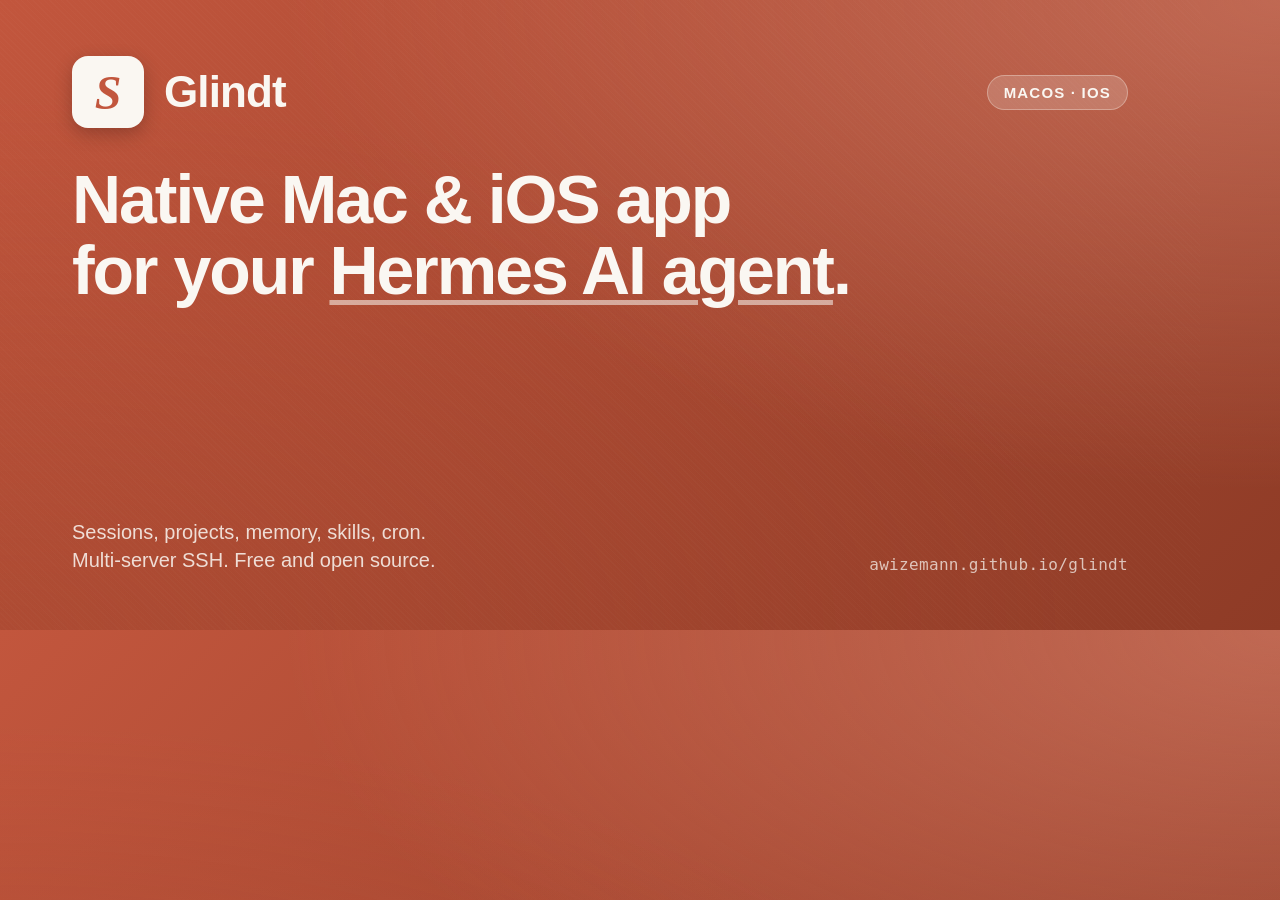
<file: tools/og-image.html>
<!DOCTYPE html>
<html lang="en">
<head>
  <meta charset="utf-8">
  <title>Glindt — OG image source</title>
  <!--
    Render to PNG via headless Chromium:

      google-chrome --headless --no-sandbox --hide-scrollbars \
        --window-size=1200,630 --screenshot=og-image.png \
        --default-background-color=00000000 \
        file://$PWD/og-image.html

    Then 1200x600 for Twitter:

      google-chrome --headless --no-sandbox --hide-scrollbars \
        --window-size=1200,600 --screenshot=twitter-card.png \
        --default-background-color=00000000 \
        file://$PWD/og-image.html

    Move outputs to site/landing/assets/og-image.png and twitter-card.png.
    Note: change `body { width: 1200px; height: 630px; }` to 600 for Twitter.
  -->
  <style>
    * { margin: 0; padding: 0; box-sizing: border-box; }

    body {
      width: 1200px;
      height: 630px;
      font-family: -apple-system, BlinkMacSystemFont, "SF Pro Display", "Segoe UI", Roboto, sans-serif;
      background:
        radial-gradient(ellipse at top right, rgba(232, 149, 128, 0.45) 0%, transparent 55%),
        radial-gradient(ellipse at bottom left, rgba(168, 72, 47, 0.35) 0%, transparent 60%),
        linear-gradient(135deg, #C2563D 0%, #8E3B26 100%);
      color: #FAF7F2;
      overflow: hidden;
      position: relative;
    }

    /* Subtle texture — paper-like grain via repeating gradient */
    body::before {
      content: "";
      position: absolute;
      inset: 0;
      background-image:
        repeating-linear-gradient(45deg,
          rgba(255, 255, 255, 0.015) 0,
          rgba(255, 255, 255, 0.015) 1px,
          transparent 1px,
          transparent 4px);
      pointer-events: none;
    }

    .frame {
      position: relative;
      height: 100%;
      padding: 56px 72px;
      display: flex;
      flex-direction: column;
      gap: 36px;
    }

    .top {
      display: flex;
      align-items: center;
      gap: 20px;
    }

    .logo {
      width: 72px;
      height: 72px;
      border-radius: 16px;
      background: #FAF7F2;
      display: flex;
      align-items: center;
      justify-content: center;
      font-family: Georgia, serif;
      font-size: 48px;
      font-weight: 600;
      font-style: italic;
      color: #C2563D;
      box-shadow: 0 6px 18px rgba(0, 0, 0, 0.22);
    }

    .wordmark {
      font-size: 44px;
      font-weight: 700;
      letter-spacing: -0.02em;
      line-height: 1;
    }

    .pill {
      margin-left: auto;
      font-size: 15px;
      font-weight: 600;
      letter-spacing: 0.08em;
      text-transform: uppercase;
      padding: 8px 16px;
      border-radius: 999px;
      background: rgba(250, 247, 242, 0.18);
      border: 1px solid rgba(250, 247, 242, 0.32);
    }

    .headline {
      font-size: 68px;
      font-weight: 700;
      letter-spacing: -0.03em;
      line-height: 1.05;
      max-width: 980px;
    }
    .headline em {
      font-style: normal;
      color: #FAF7F2;
      text-decoration: underline;
      text-decoration-color: rgba(250, 247, 242, 0.55);
      text-underline-offset: 6px;
      text-decoration-thickness: 5px;
    }

    .bottom {
      margin-top: auto;
      display: flex;
      justify-content: space-between;
      align-items: flex-end;
      gap: 24px;
    }

    .tagline {
      font-size: 20px;
      font-weight: 500;
      color: rgba(250, 247, 242, 0.85);
      max-width: 720px;
      line-height: 1.4;
    }

    .url {
      font-family: ui-monospace, SFMono-Regular, "SF Mono", Menlo, monospace;
      font-size: 16px;
      color: rgba(250, 247, 242, 0.72);
      letter-spacing: 0.02em;
      flex-shrink: 0;
    }
  </style>
</head>
<body>
  <div class="frame">
    <div class="top">
      <div class="logo">S</div>
      <div class="wordmark">Glindt</div>
      <div class="pill">macOS · iOS</div>
    </div>

    <div class="headline">
      Native Mac &amp; iOS app<br>
      for your <em>Hermes AI agent</em>.
    </div>

    <div class="bottom">
      <div class="tagline">
        Sessions, projects, memory, skills, cron.<br>
        Multi-server SSH. Free and open source.
      </div>
      <div class="url">awizemann.github.io/glindt</div>
    </div>
  </div>
</body>
</html>
</file>
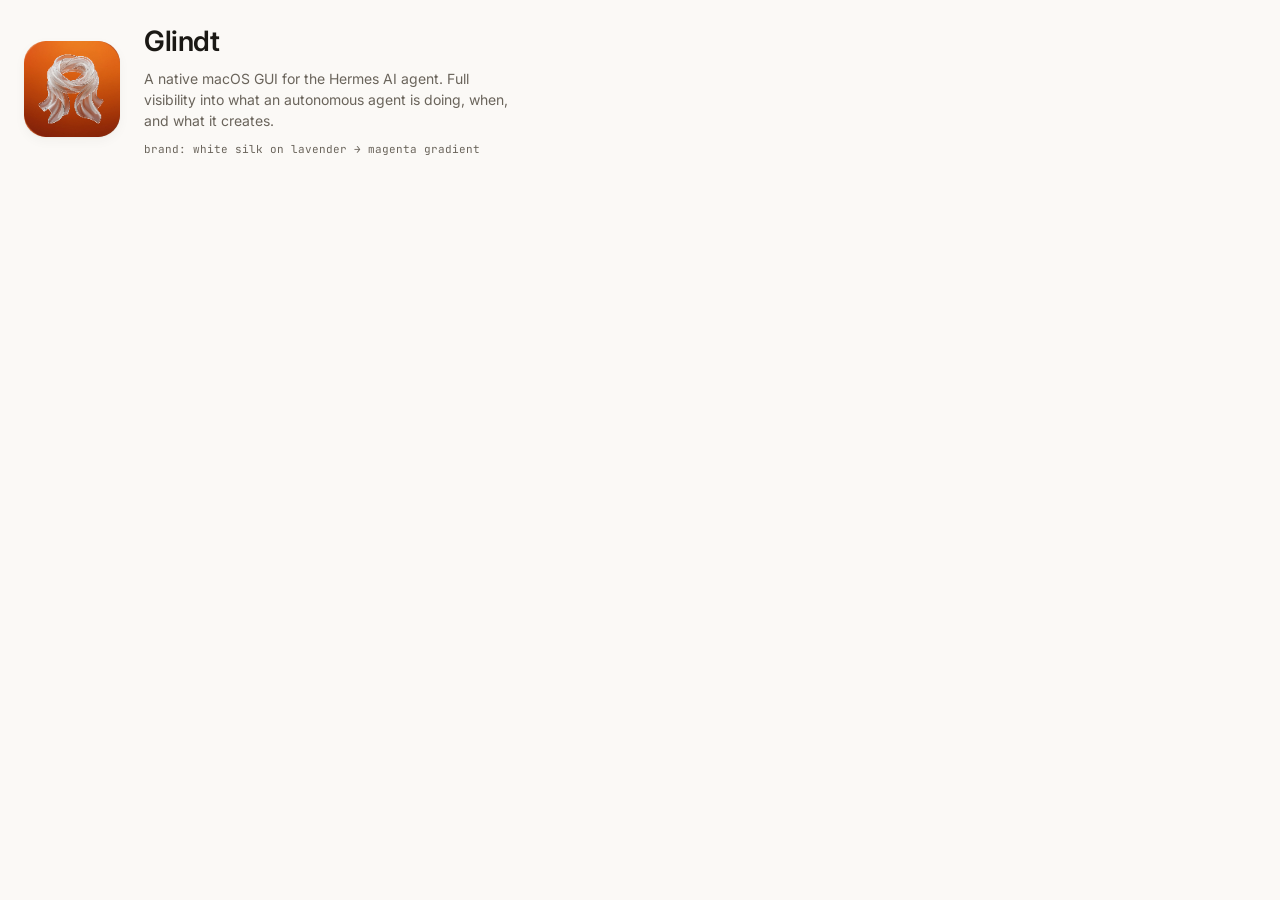
<file: design/static-site/tokens/brand-mark.html>
<!doctype html><html lang="en"><head><meta charset="utf-8"><title>Brand mark</title>
<link rel="stylesheet" href="_preview.css"></head>
<body>
<div class="card-root" style="flex-direction:row;align-items:center;gap:24px;min-height:160px">
  <img src="../assets/glindt-app-icon-128.png" alt="Glindt icon" width="96" height="96"
       style="border-radius:22px;box-shadow:var(--shadow-md);background:var(--gradient-brand)">
  <div class="col" style="flex:1;gap:6px">
    <div style="font-family:var(--font-display);font-size:28px;font-weight:600;letter-spacing:-0.015em">Glindt</div>
    <div style="color:var(--fg-muted);font-size:14px;max-width:380px">A native macOS GUI for the Hermes AI agent. Full visibility into what an autonomous agent is doing, when, and what it creates.</div>
    <div class="mono" style="margin-top:4px">brand: white silk on lavender → magenta gradient</div>
  </div>
</div>
</body></html>
</file>
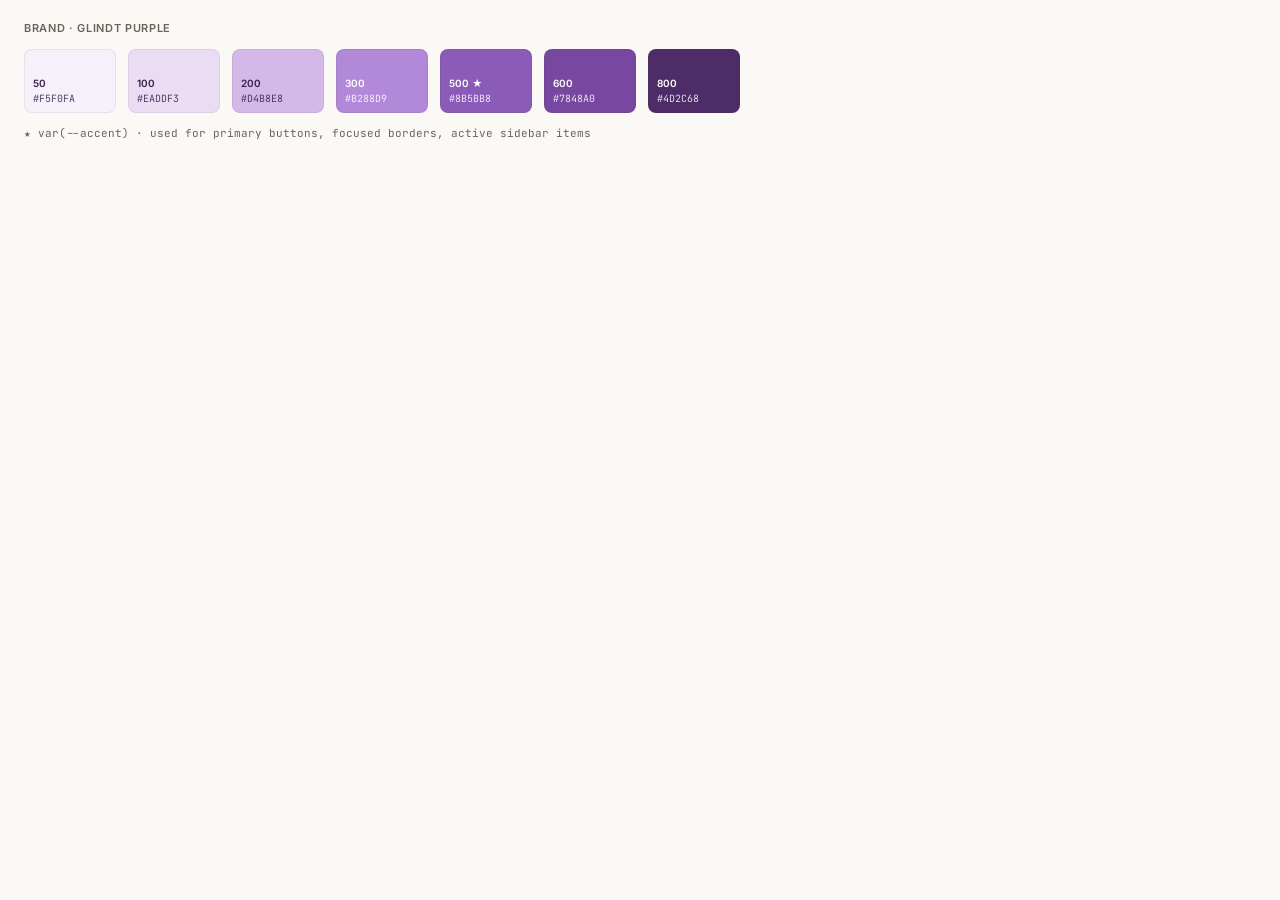
<file: design/static-site/tokens/colors-brand.html>
<!doctype html><html lang="en"><head><meta charset="utf-8"><title>Primary palette</title>
<link rel="stylesheet" href="_preview.css"></head>
<body>
<div class="card-root">
  <div class="label">Brand · Glindt Purple</div>
  <div class="row">
    <div class="swatch light-text" style="background:#F5F0FA;color:#36204A"><div class="name">50</div><div class="hex">#F5F0FA</div></div>
    <div class="swatch light-text" style="background:#EADDF3;color:#36204A"><div class="name">100</div><div class="hex">#EADDF3</div></div>
    <div class="swatch light-text" style="background:#D4B8E8;color:#36204A"><div class="name">200</div><div class="hex">#D4B8E8</div></div>
    <div class="swatch light-text" style="background:#B288D9"><div class="name">300</div><div class="hex">#B288D9</div></div>
    <div class="swatch light-text" style="background:#8B5BB8"><div class="name">500 ★</div><div class="hex">#8B5BB8</div></div>
    <div class="swatch light-text" style="background:#7848A0"><div class="name">600</div><div class="hex">#7848A0</div></div>
    <div class="swatch light-text" style="background:#4D2C68"><div class="name">800</div><div class="hex">#4D2C68</div></div>
  </div>
  <div class="mono">★ var(--accent) · used for primary buttons, focused borders, active sidebar items</div>
</div>
</body></html>
</file>
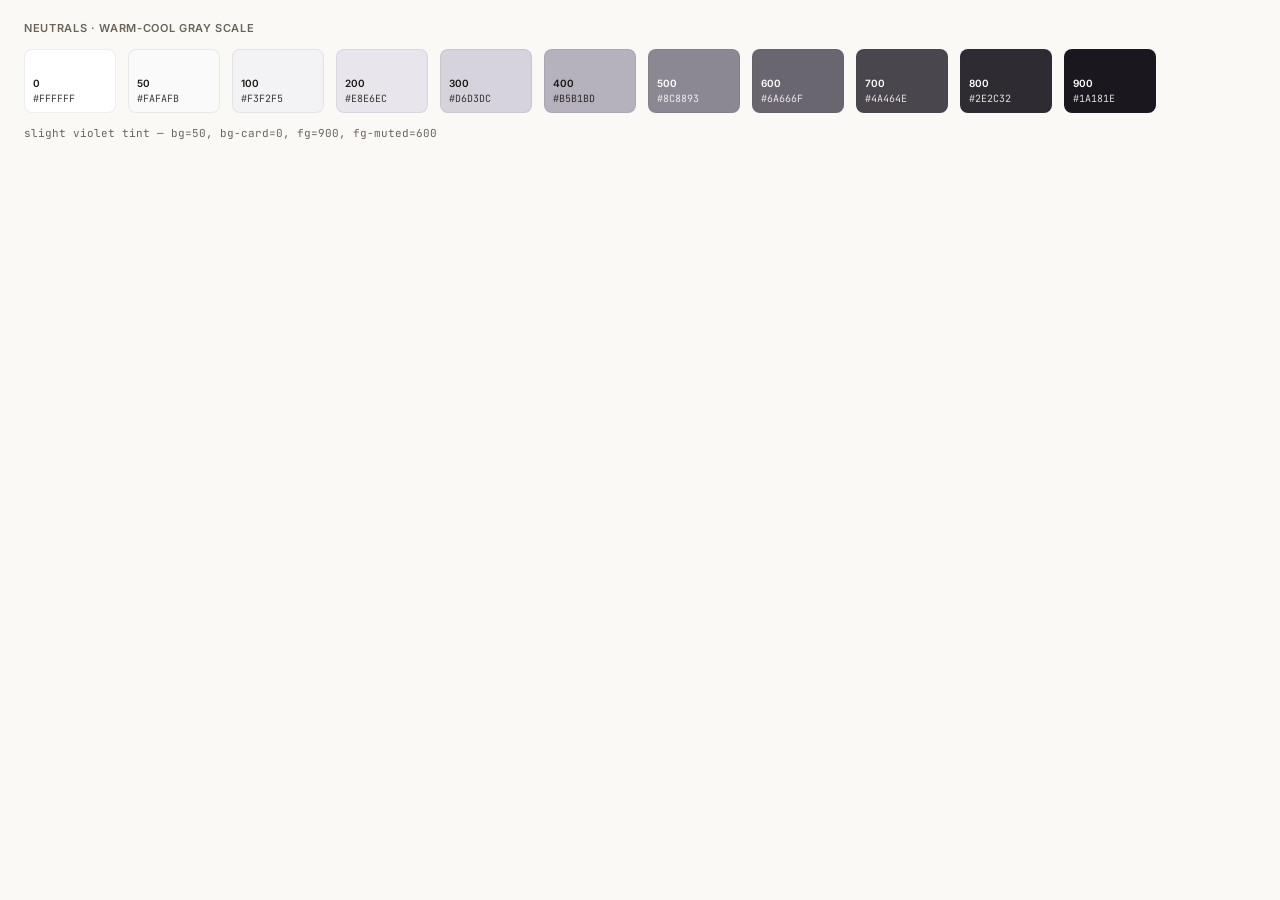
<file: design/static-site/tokens/colors-neutrals.html>
<!doctype html><html lang="en"><head><meta charset="utf-8"><title>Neutral palette</title>
<link rel="stylesheet" href="_preview.css"></head>
<body>
<div class="card-root">
  <div class="label">Neutrals · warm-cool gray scale</div>
  <div class="row">
    <div class="swatch dark-text" style="background:#FFFFFF"><div class="name">0</div><div class="hex">#FFFFFF</div></div>
    <div class="swatch dark-text" style="background:#FAFAFB"><div class="name">50</div><div class="hex">#FAFAFB</div></div>
    <div class="swatch dark-text" style="background:#F3F2F5"><div class="name">100</div><div class="hex">#F3F2F5</div></div>
    <div class="swatch dark-text" style="background:#E8E6EC"><div class="name">200</div><div class="hex">#E8E6EC</div></div>
    <div class="swatch dark-text" style="background:#D6D3DC"><div class="name">300</div><div class="hex">#D6D3DC</div></div>
    <div class="swatch dark-text" style="background:#B5B1BD"><div class="name">400</div><div class="hex">#B5B1BD</div></div>
    <div class="swatch light-text" style="background:#8C8893"><div class="name">500</div><div class="hex">#8C8893</div></div>
    <div class="swatch light-text" style="background:#6A666F"><div class="name">600</div><div class="hex">#6A666F</div></div>
    <div class="swatch light-text" style="background:#4A464E"><div class="name">700</div><div class="hex">#4A464E</div></div>
    <div class="swatch light-text" style="background:#2E2C32"><div class="name">800</div><div class="hex">#2E2C32</div></div>
    <div class="swatch light-text" style="background:#1A181E"><div class="name">900</div><div class="hex">#1A181E</div></div>
  </div>
  <div class="mono">slight violet tint — bg=50, bg-card=0, fg=900, fg-muted=600</div>
</div>
</body></html>
</file>
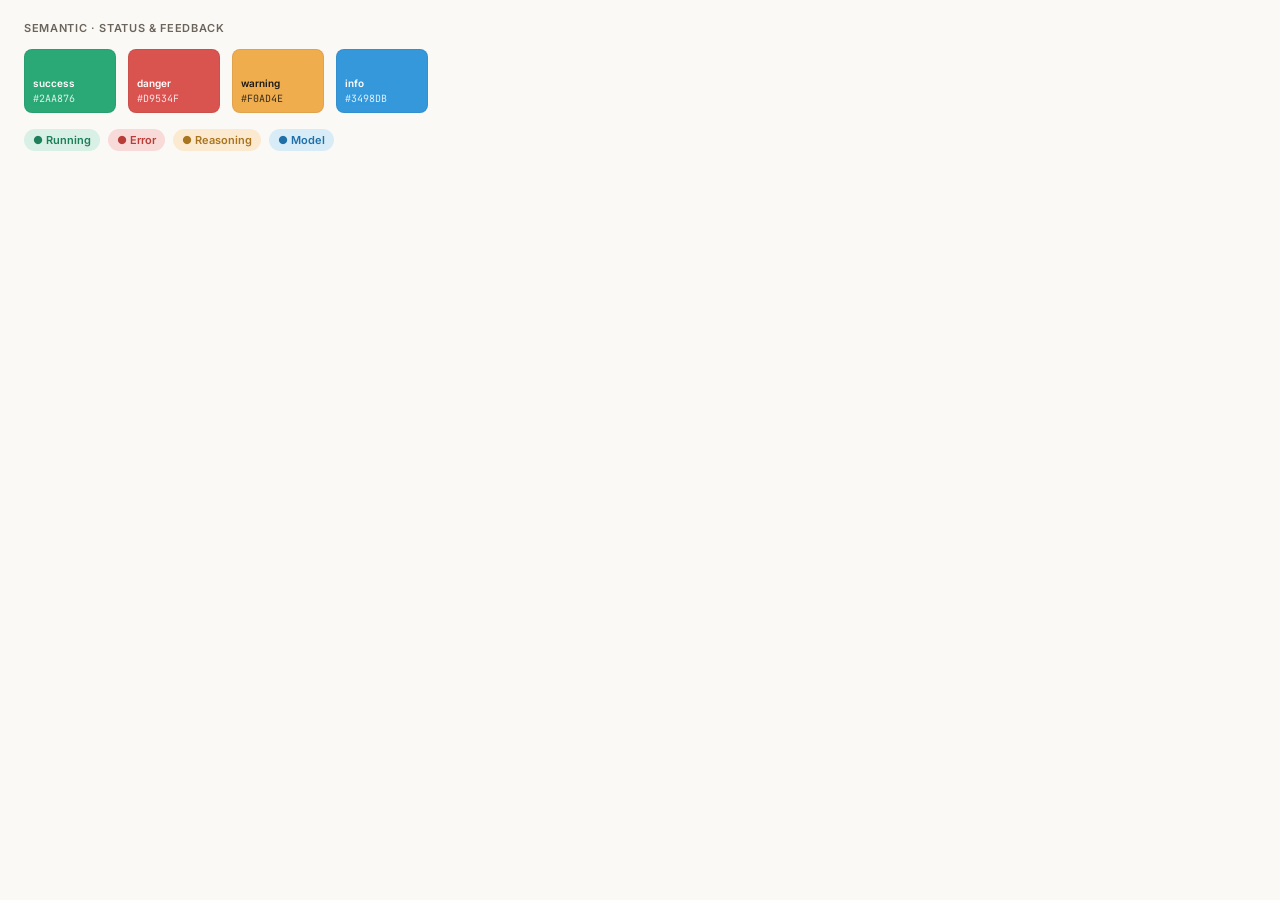
<file: design/static-site/tokens/colors-semantic.html>
<!doctype html><html lang="en"><head><meta charset="utf-8"><title>Semantic colors</title>
<link rel="stylesheet" href="_preview.css"></head>
<body>
<div class="card-root">
  <div class="label">Semantic · status &amp; feedback</div>
  <div class="row">
    <div class="swatch light-text" style="background:#2AA876"><div class="name">success</div><div class="hex">#2AA876</div></div>
    <div class="swatch light-text" style="background:#D9534F"><div class="name">danger</div><div class="hex">#D9534F</div></div>
    <div class="swatch dark-text" style="background:#F0AD4E"><div class="name">warning</div><div class="hex">#F0AD4E</div></div>
    <div class="swatch light-text" style="background:#3498DB"><div class="name">info</div><div class="hex">#3498DB</div></div>
  </div>
  <div class="row" style="gap:8px;margin-top:4px">
    <span style="font-size:11px;padding:3px 9px;border-radius:999px;background:#D8F0E5;color:#1F7F5A;font-weight:600">● Running</span>
    <span style="font-size:11px;padding:3px 9px;border-radius:999px;background:#F8DAD8;color:#B83C38;font-weight:600">● Error</span>
    <span style="font-size:11px;padding:3px 9px;border-radius:999px;background:#FCEAD0;color:#A8741F;font-weight:600">● Reasoning</span>
    <span style="font-size:11px;padding:3px 9px;border-radius:999px;background:#D8ECF8;color:#1F70A8;font-weight:600">● Model</span>
  </div>
</div>
</body></html>
</file>
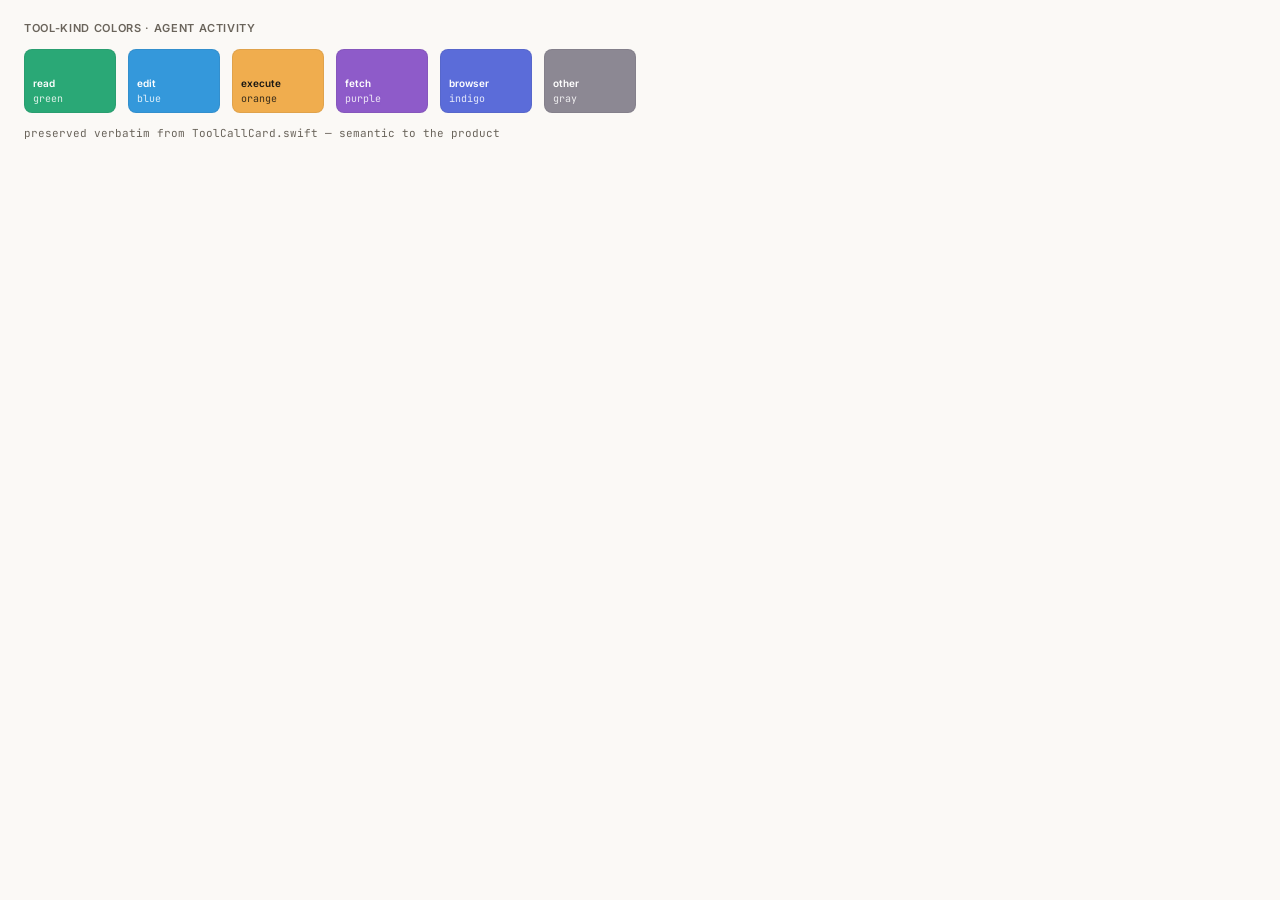
<file: design/static-site/tokens/colors-tool-kinds.html>
<!doctype html><html lang="en"><head><meta charset="utf-8"><title>Tool-kind colors</title>
<link rel="stylesheet" href="_preview.css"></head>
<body>
<div class="card-root">
  <div class="label">Tool-kind colors · agent activity</div>
  <div class="row">
    <div class="swatch light-text" style="background:#2AA876"><div class="name">read</div><div class="hex">green</div></div>
    <div class="swatch light-text" style="background:#3498DB"><div class="name">edit</div><div class="hex">blue</div></div>
    <div class="swatch dark-text" style="background:#F0AD4E"><div class="name">execute</div><div class="hex">orange</div></div>
    <div class="swatch light-text" style="background:#8E5BC9"><div class="name">fetch</div><div class="hex">purple</div></div>
    <div class="swatch light-text" style="background:#5B6CD9"><div class="name">browser</div><div class="hex">indigo</div></div>
    <div class="swatch light-text" style="background:#8C8893"><div class="name">other</div><div class="hex">gray</div></div>
  </div>
  <div class="mono">preserved verbatim from ToolCallCard.swift — semantic to the product</div>
</div>
</body></html>
</file>
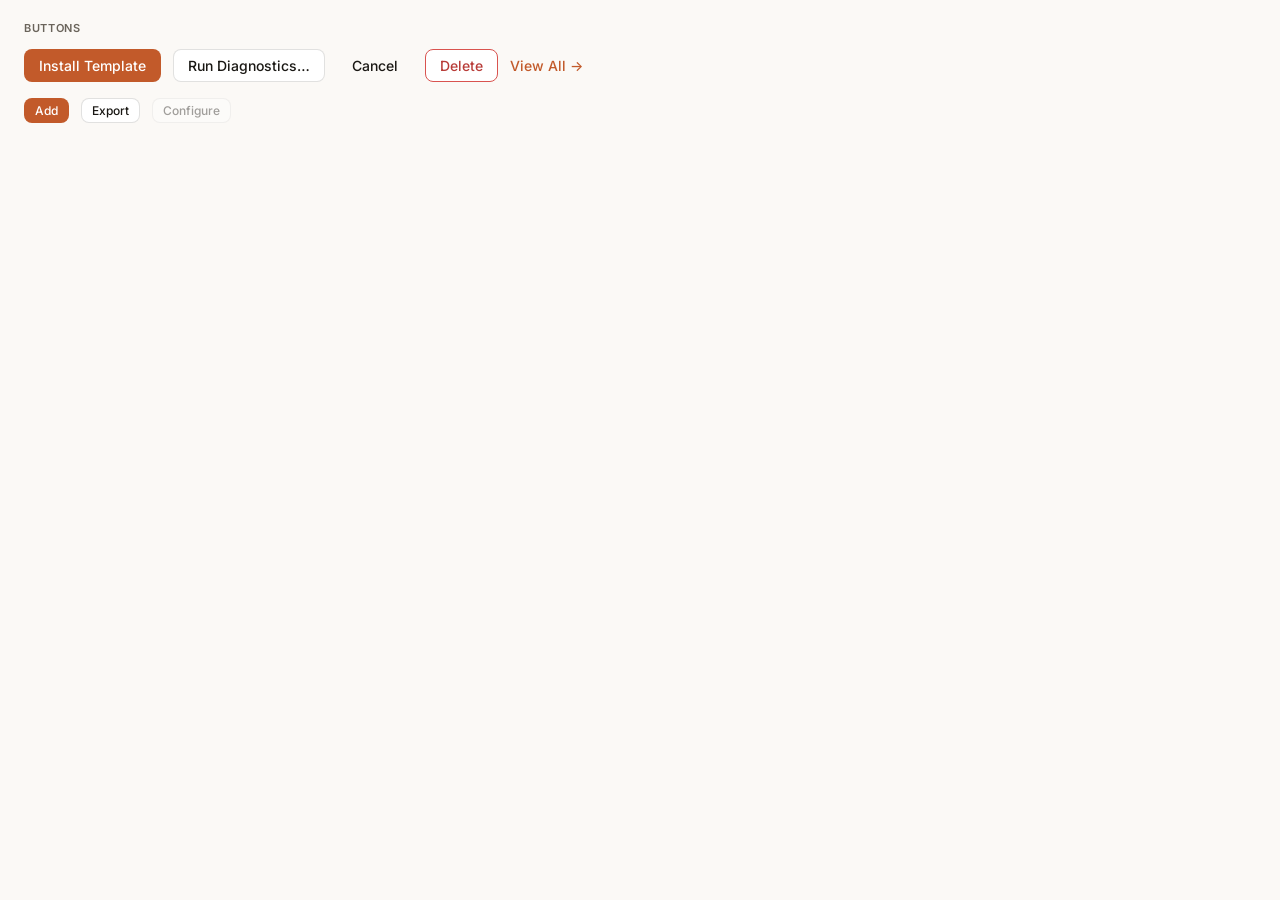
<file: design/static-site/tokens/components-buttons.html>
<!doctype html><html lang="en"><head><meta charset="utf-8"><title>Buttons</title>
<link rel="stylesheet" href="_preview.css">
<style>
.btn { font-family:var(--font-sans); font-size:14px; font-weight:500; padding:7px 14px; border-radius:8px; border:1px solid transparent; cursor:pointer; transition:all 120ms var(--ease-smooth); }
.btn-primary { background:var(--accent); color:#fff; }
.btn-primary:hover { background:var(--accent-hover); }
.btn-secondary { background:var(--bg-card); color:var(--fg); border-color:var(--border-strong); }
.btn-secondary:hover { border-color:var(--accent); color:var(--accent-hover); }
.btn-ghost { background:transparent; color:var(--fg); }
.btn-ghost:hover { background:var(--bg-quaternary); }
.btn-danger { background:#fff; color:var(--red-600); border-color:var(--red-500); }
.btn-link { background:transparent; color:var(--accent); padding:6px 0; border:none; }
.btn-sm { font-size:12px; padding:4px 10px; }
</style></head>
<body>
<div class="card-root">
  <div class="label">Buttons</div>
  <div class="row">
    <button class="btn btn-primary">Install Template</button>
    <button class="btn btn-secondary">Run Diagnostics…</button>
    <button class="btn btn-ghost">Cancel</button>
    <button class="btn btn-danger">Delete</button>
    <button class="btn btn-link">View All →</button>
  </div>
  <div class="row" style="margin-top:4px">
    <button class="btn btn-primary btn-sm">Add</button>
    <button class="btn btn-secondary btn-sm">Export</button>
    <button class="btn btn-secondary btn-sm" disabled style="opacity:.4">Configure</button>
  </div>
</div>
</body></html>
</file>
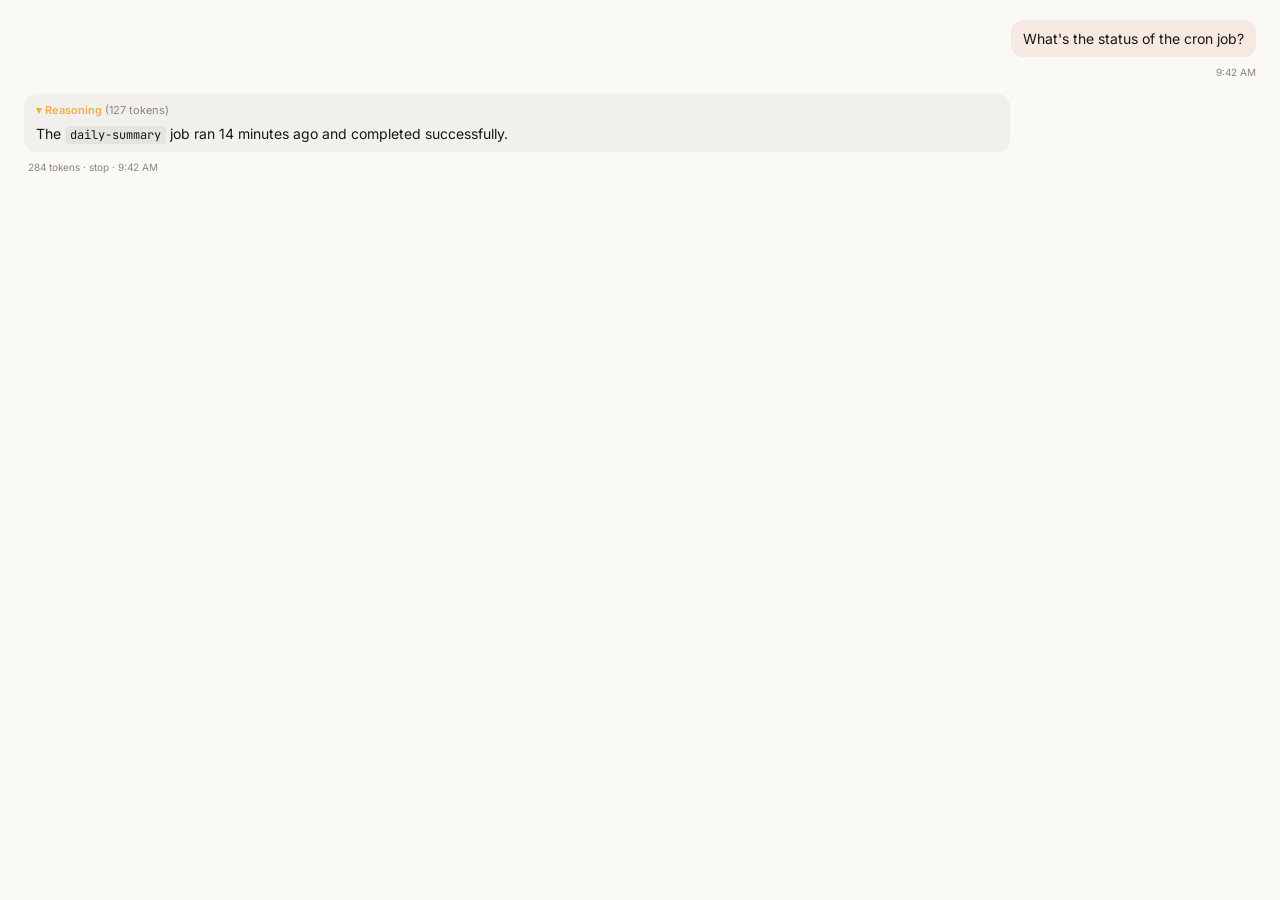
<file: design/static-site/tokens/components-chat-bubbles.html>
<!doctype html><html lang="en"><head><meta charset="utf-8"><title>Chat bubbles</title>
<link rel="stylesheet" href="_preview.css"></head>
<body>
<div class="card-root" style="gap:8px">
  <div style="display:flex;justify-content:flex-end">
    <div style="background:var(--accent-tint);padding:8px 12px;border-radius:12px;font-size:14px;max-width:70%">What's the status of the cron job?</div>
  </div>
  <div style="text-align:right;font-size:10px;color:var(--fg-faint);margin-bottom:6px">9:42 AM</div>
  <div style="background:var(--bg-quaternary);padding:8px 12px;border-radius:12px;font-size:14px;max-width:80%">
    <div style="font-size:11px;color:var(--orange-500);font-weight:600;margin-bottom:4px">▾ Reasoning <span style="color:var(--fg-faint);font-weight:400">(127 tokens)</span></div>
    The <span class="glindt-code" style="font-family:var(--font-mono);font-size:12px;background:rgba(0,0,0,.05);padding:1px 5px;border-radius:4px">daily-summary</span> job ran 14 minutes ago and completed successfully.
  </div>
  <div style="font-size:10px;color:var(--fg-faint);margin-left:4px">284 tokens · stop · 9:42 AM</div>
</div>
</body></html>
</file>
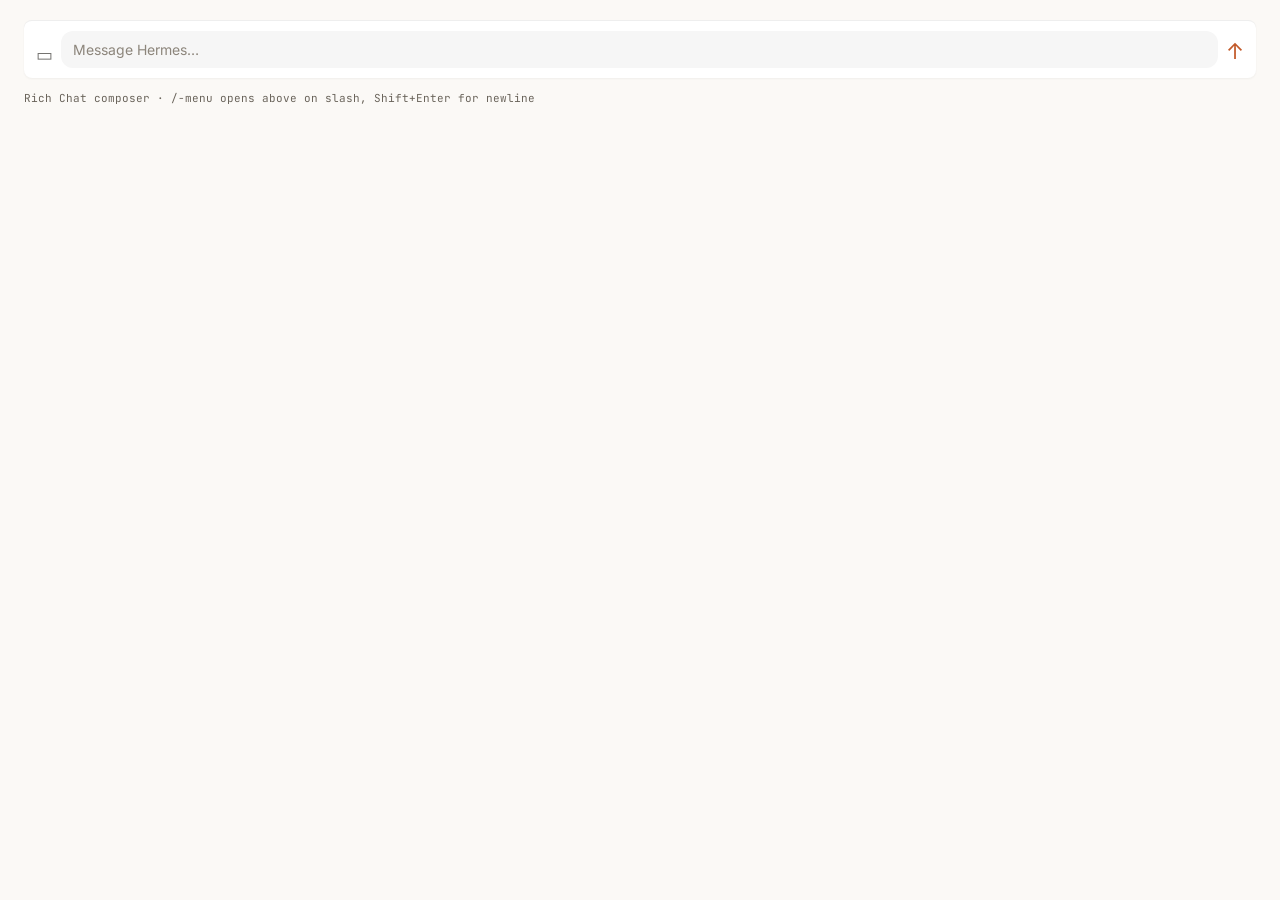
<file: design/static-site/tokens/components-composer.html>
<!doctype html><html lang="en"><head><meta charset="utf-8"><title>Composer</title>
<link rel="stylesheet" href="_preview.css"></head>
<body>
<div class="card-root">
  <div style="border-top:1px solid var(--border);padding:10px 12px;display:flex;gap:8px;align-items:flex-end;background:var(--bg-card);border-radius:8px;box-shadow:var(--shadow-sm)">
    <div style="opacity:.6;font-size:18px;cursor:pointer">▭</div>
    <div style="flex:1;background:var(--bg-quaternary);border-radius:12px;padding:8px 12px;font-size:14px;color:var(--fg-faint)">Message Hermes…</div>
    <div style="font-size:22px;color:var(--accent)">↑</div>
  </div>
  <div class="mono">Rich Chat composer · /-menu opens above on slash, Shift+Enter for newline</div>
</div>
</body></html>
</file>
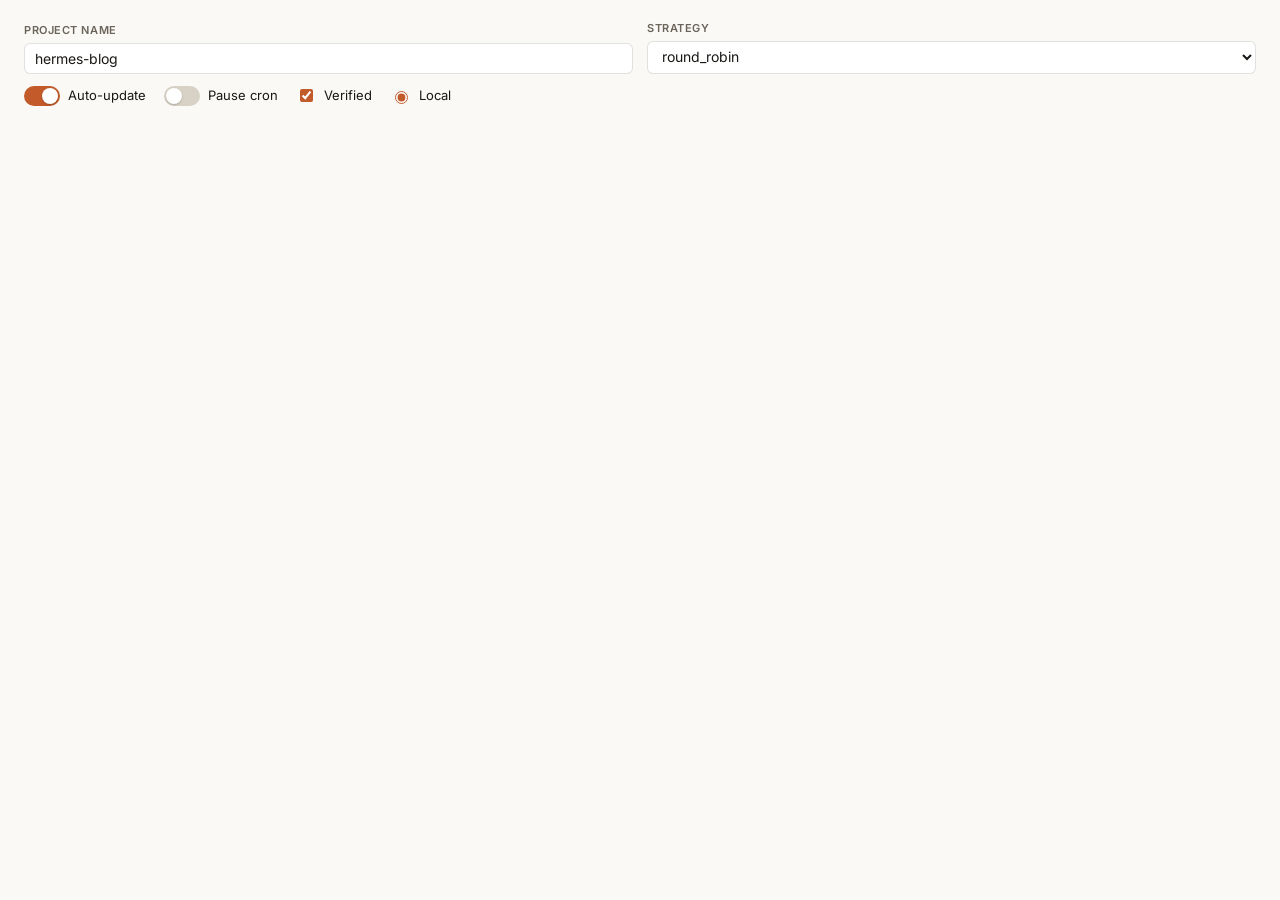
<file: design/static-site/tokens/components-forms.html>
<!doctype html><html lang="en"><head><meta charset="utf-8"><title>Form inputs</title>
<link rel="stylesheet" href="_preview.css">
<style>
.field { display:flex; flex-direction:column; gap:4px; flex:1; }
.field label { font-size:11px; color:var(--fg-muted); font-weight:600; text-transform:uppercase; letter-spacing:.05em; }
.field input, .field select { font-family:var(--font-sans); font-size:14px; padding:6px 10px; border:1px solid var(--border-strong); border-radius:6px; background:var(--bg-card); color:var(--fg); outline:none; transition:all 120ms; }
.field input:focus { border-color:var(--accent); box-shadow:var(--shadow-focus); }
.toggle { width:36px; height:20px; background:var(--accent); border-radius:999px; position:relative; cursor:pointer; }
.toggle::after { content:''; position:absolute; right:2px; top:2px; width:16px; height:16px; background:#fff; border-radius:50%; box-shadow:0 1px 2px rgba(0,0,0,.2); }
.toggle.off { background:var(--gray-300); }
.toggle.off::after { right:auto; left:2px; }
</style></head>
<body>
<div class="card-root">
  <div class="row" style="gap:14px;align-items:flex-end">
    <div class="field"><label>Project Name</label><input value="hermes-blog"/></div>
    <div class="field"><label>Strategy</label><select><option>round_robin</option></select></div>
  </div>
  <div class="row" style="gap:18px">
    <div class="row" style="gap:8px"><div class="toggle"></div><span style="font-size:13px">Auto-update</span></div>
    <div class="row" style="gap:8px"><div class="toggle off"></div><span style="font-size:13px">Pause cron</span></div>
    <div class="row" style="gap:8px;font-size:13px"><input type="checkbox" checked style="accent-color:var(--accent)"/>Verified</div>
    <div class="row" style="gap:8px;font-size:13px"><input type="radio" checked style="accent-color:var(--accent)"/>Local</div>
  </div>
</div>
</body></html>
</file>
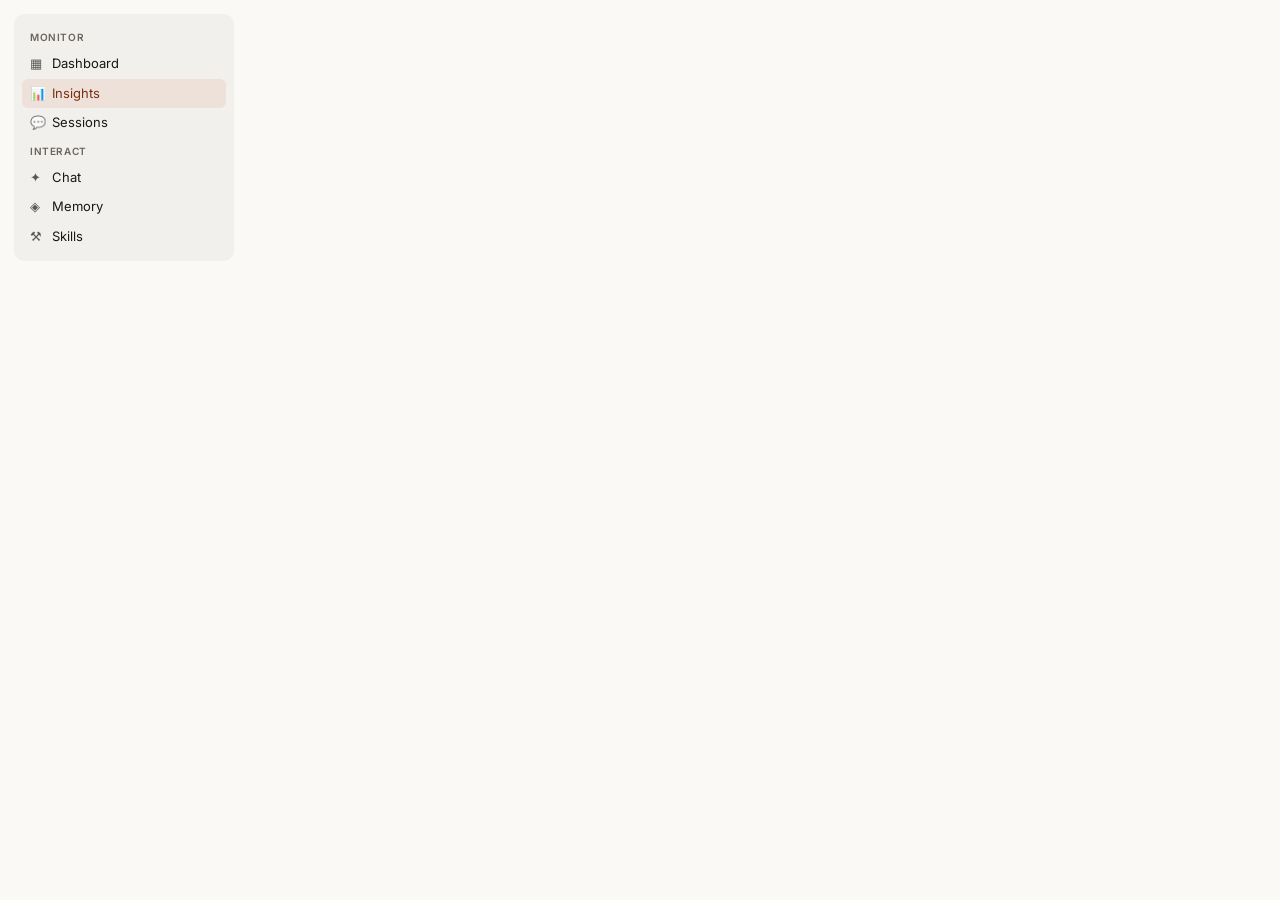
<file: design/static-site/tokens/components-sidebar.html>
<!doctype html><html lang="en"><head><meta charset="utf-8"><title>Sidebar</title>
<link rel="stylesheet" href="_preview.css">
<style>
.sb { width:220px; background:var(--bg-quaternary); border-radius:10px; padding:10px 8px; font-size:13px; }
.sb-title { font-size:10px; color:var(--fg-muted); font-weight:600; text-transform:uppercase; letter-spacing:.06em; padding:6px 8px 4px }
.sb-item { display:flex; align-items:center; gap:8px; padding:5px 8px; border-radius:6px; color:var(--fg); cursor:pointer }
.sb-item:hover { background:var(--bg-tertiary) }
.sb-item.active { background:var(--accent-tint); color:var(--accent-active) }
.sb-icon { width:14px; opacity:.7 }
.sb-item.active .sb-icon { opacity:1 }
</style></head>
<body>
<div class="card-root" style="padding:14px">
  <div class="sb">
    <div class="sb-title">Monitor</div>
    <div class="sb-item"><span class="sb-icon">▦</span>Dashboard</div>
    <div class="sb-item active"><span class="sb-icon">📊</span>Insights</div>
    <div class="sb-item"><span class="sb-icon">💬</span>Sessions</div>
    <div class="sb-title">Interact</div>
    <div class="sb-item"><span class="sb-icon">✦</span>Chat</div>
    <div class="sb-item"><span class="sb-icon">◈</span>Memory</div>
    <div class="sb-item"><span class="sb-icon">⚒</span>Skills</div>
  </div>
</div>
</body></html>
</file>
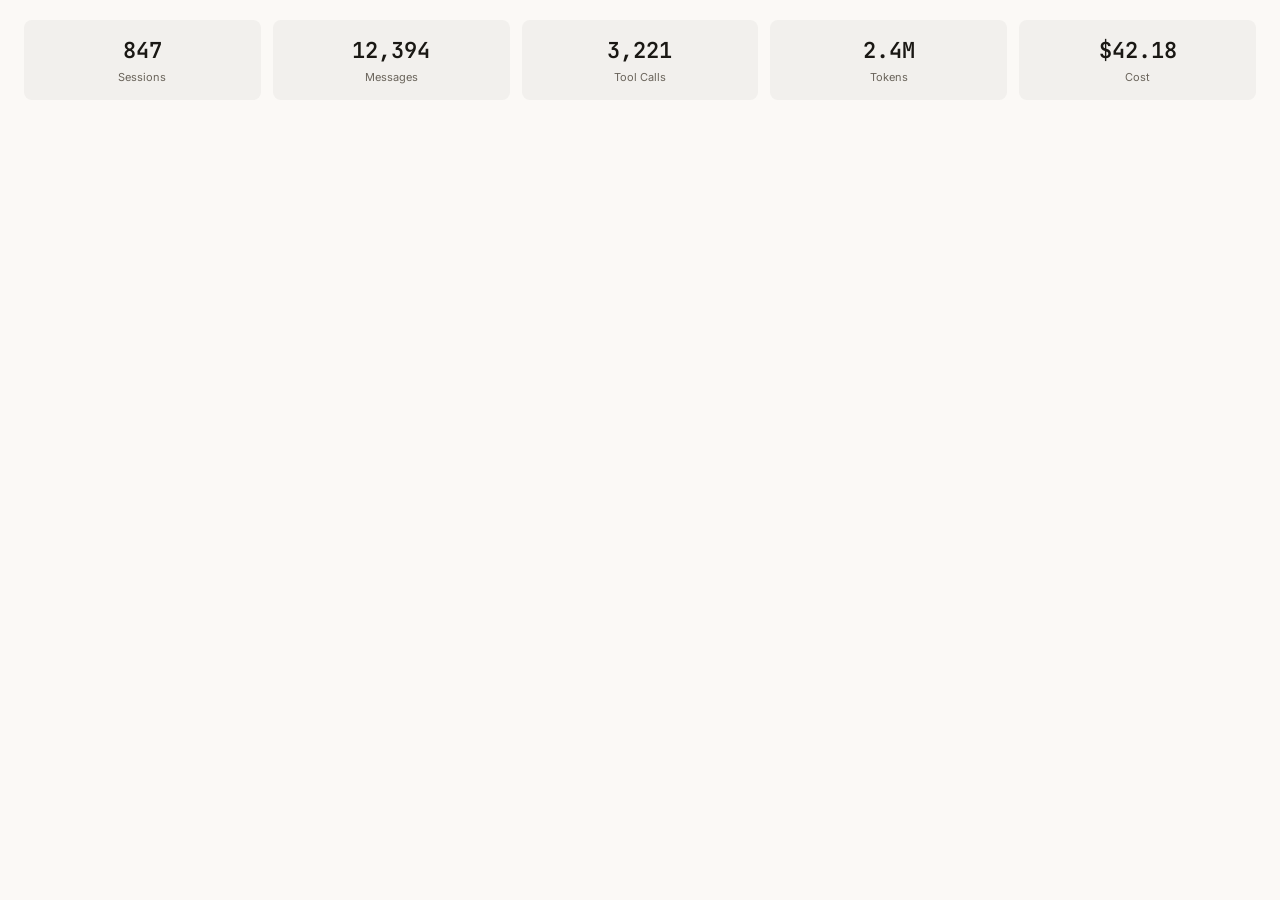
<file: design/static-site/tokens/components-stat-cards.html>
<!doctype html><html lang="en"><head><meta charset="utf-8"><title>Stat cards</title>
<link rel="stylesheet" href="_preview.css">
<style>
.stat { background:var(--bg-quaternary); border-radius:8px; padding:14px 12px; flex:1; min-width:110px; text-align:center; }
.stat .v { font-family:var(--font-mono); font-size:22px; font-weight:600; }
.stat .l { font-size:11px; color:var(--fg-muted); margin-top:2px; }
</style></head>
<body>
<div class="card-root">
  <div class="row" style="gap:12px">
    <div class="stat"><div class="v">847</div><div class="l">Sessions</div></div>
    <div class="stat"><div class="v">12,394</div><div class="l">Messages</div></div>
    <div class="stat"><div class="v">3,221</div><div class="l">Tool Calls</div></div>
    <div class="stat"><div class="v">2.4M</div><div class="l">Tokens</div></div>
    <div class="stat"><div class="v">$42.18</div><div class="l">Cost</div></div>
  </div>
</div>
</body></html>
</file>
<file: design/static-site/colors_and_type.css>
/* Glindt Design System — colors + type tokens. v2 (amber→rust)
 *
 * Light/dark via [data-theme="dark"] override on a parent. Default light.
 *
 * v2 changes: brand shifted from purple to a tri-stop amber→rust gradient.
 * Neutrals warmed (yellow undertone). Semantic green/blue/red/orange preserved
 * — those still mean success/info/danger and remain the tool-kind colors in chat.
 */

@import url('https://fonts.googleapis.com/css2?family=Inter:wght@400;500;600;700&family=JetBrains+Mono:wght@400;500;600&display=swap');

:root {
  /* ───── Brand — amber → rust ───── */
  --brand-50:  #FBF1E8;
  --brand-100: #F6E0CB;
  --brand-200: #EFC59E;   /* highlight stop in tri-gradient */
  --brand-300: #E89360;   /* gradient start */
  --brand-400: #D87844;
  --brand-500: #C25A2A;   /* primary accent — Glindt Rust */
  --brand-600: #A6481E;
  --brand-700: #7A2E14;   /* gradient end */
  --brand-800: #5C220F;
  --brand-900: #3B1608;

  /* ───── Neutrals (warm, slight amber tint) ───── */
  --gray-0:   #FFFFFF;
  --gray-50:  #FBF9F6;
  --gray-100: #F4F1EC;
  --gray-200: #EAE5DD;
  --gray-300: #D8D1C5;
  --gray-400: #B5ABA0;
  --gray-500: #8C857B;
  --gray-600: #6A645B;
  --gray-700: #4A463F;
  --gray-800: #2D2A25;
  --gray-900: #1A1814;
  --gray-950: #100E0B;

  /* ───── Semantic palette ───── */
  --green-500:  #2AA876;
  --green-600:  #1F7F5A;
  --green-100:  #D8F0E5;
  --red-500:    #D9534F;
  --red-600:    #B83C38;
  --red-100:    #F8DAD8;
  --orange-500: #F0AD4E;   /* reasoning / warning — distinct from brand rust */
  --orange-100: #FCEAD0;
  --blue-500:   #3498DB;
  --blue-100:   #D8ECF8;
  --indigo-500: #5B6CD9;
  --purple-tool-500: #8E5BC9;

  /* ───── Surfaces (light) ───── */
  --fg:        var(--gray-900);
  --fg-muted:  var(--gray-600);
  --fg-faint:  var(--gray-500);
  --bg:        var(--gray-50);
  --bg-card:   var(--gray-0);
  --bg-quaternary: rgba(45, 42, 37, 0.04);
  --bg-tertiary:   rgba(45, 42, 37, 0.07);
  --border:    rgba(45, 42, 37, 0.08);
  --border-strong: rgba(45, 42, 37, 0.14);

  /* ───── Brand tokens (semantic) ───── */
  --accent:        var(--brand-500);
  --accent-hover:  var(--brand-600);
  --accent-active: var(--brand-700);
  --accent-tint:   rgba(194, 90, 42, 0.10);
  --accent-tint-strong: rgba(194, 90, 42, 0.18);
  --on-accent:     #FFFFFF;

  /* ───── Type stacks ───── */
  --font-sans: -apple-system, BlinkMacSystemFont, "SF Pro Text", "Inter", "Segoe UI", Roboto, sans-serif;
  --font-display: -apple-system, BlinkMacSystemFont, "SF Pro Display", "Inter", "Segoe UI", sans-serif;
  --font-mono: ui-monospace, SFMono-Regular, "SF Mono", "JetBrains Mono", Menlo, Consolas, monospace;

  /* ───── Type scale ───── */
  --text-caption2: 10px;
  --text-caption:  12px;
  --text-footnote: 13px;
  --text-body:     14px;
  --text-callout:  15px;
  --text-subhead:  16px;
  --text-headline: 17px;
  --text-title3:   20px;
  --text-title2:   22px;
  --text-title1:   28px;
  --text-largeTitle: 34px;

  --leading-tight:   1.2;
  --leading-snug:    1.35;
  --leading-normal:  1.5;
  --leading-relaxed: 1.6;

  --weight-regular:  400;
  --weight-medium:   500;
  --weight-semibold: 600;
  --weight-bold:     700;

  /* ───── Radii / spacing / shadow ───── */
  --r-sm: 4px;
  --r-md: 6px;
  --r-lg: 8px;
  --r-xl: 12px;
  --r-2xl: 14px;
  --r-pill: 999px;

  --space-1: 4px;
  --space-2: 8px;
  --space-3: 12px;
  --space-4: 16px;
  --space-5: 20px;
  --space-6: 24px;
  --space-8: 32px;
  --space-10: 40px;

  --shadow-sm: 0 1px 2px rgba(45, 42, 37, 0.05);
  --shadow-md: 0 1px 2px rgba(45, 42, 37, 0.04), 0 4px 12px rgba(45, 42, 37, 0.04);
  --shadow-lg: 0 2px 4px rgba(45, 42, 37, 0.06), 0 8px 24px rgba(45, 42, 37, 0.07);
  --shadow-xl: 0 4px 8px rgba(45, 42, 37, 0.08), 0 16px 40px rgba(45, 42, 37, 0.10);
  --shadow-focus: 0 0 0 3px rgba(194, 90, 42, 0.28);

  --gradient-brand: linear-gradient(135deg, #E89360 0%, #C25A2A 50%, #7A2E14 100%);
  --gradient-brand-soft: linear-gradient(135deg, #F6E0CB 0%, #EFC59E 100%);

  --ease-smooth: cubic-bezier(0.32, 0.72, 0, 1);
  --dur-fast: 120ms;
  --dur-base: 200ms;
  --dur-slow: 300ms;
}

[data-theme="dark"] {
  --fg:        #EDE8E0;
  --fg-muted:  #A39C92;
  --fg-faint:  #756F66;
  --bg:        #15130F;
  --bg-card:   #1F1C18;
  --bg-quaternary: rgba(255, 248, 235, 0.05);
  --bg-tertiary:   rgba(255, 248, 235, 0.08);
  --border:    rgba(255, 248, 235, 0.08);
  --border-strong: rgba(255, 248, 235, 0.14);

  --accent:        #E89360;
  --accent-hover:  #F0A879;
  --accent-active: #D87844;
  --accent-tint:   rgba(232, 147, 96, 0.14);
  --accent-tint-strong: rgba(232, 147, 96, 0.24);

  --shadow-sm: 0 1px 2px rgba(0, 0, 0, 0.35);
  --shadow-md: 0 1px 2px rgba(0, 0, 0, 0.35), 0 4px 12px rgba(0, 0, 0, 0.35);
  --shadow-lg: 0 2px 4px rgba(0, 0, 0, 0.45), 0 8px 24px rgba(0, 0, 0, 0.45);
}

@media (prefers-color-scheme: dark) {
  :root:not([data-theme="light"]) {
    --fg:        #EDE8E0;
    --fg-muted:  #A39C92;
    --fg-faint:  #756F66;
    --bg:        #15130F;
    --bg-card:   #1F1C18;
    --bg-quaternary: rgba(255, 248, 235, 0.05);
    --bg-tertiary:   rgba(255, 248, 235, 0.08);
    --border:    rgba(255, 248, 235, 0.08);
    --border-strong: rgba(255, 248, 235, 0.14);

    --accent:        #E89360;
    --accent-hover:  #F0A879;
    --accent-active: #D87844;
    --accent-tint:   rgba(232, 147, 96, 0.14);
    --accent-tint-strong: rgba(232, 147, 96, 0.24);
  }
}

/* ───── Semantic type rules ───── */
body, .glindt-body {
  font-family: var(--font-sans);
  font-size: var(--text-body);
  line-height: var(--leading-normal);
  color: var(--fg);
  background: var(--bg);
  -webkit-font-smoothing: antialiased;
}

.glindt-h1 { font-family: var(--font-display); font-size: var(--text-largeTitle); font-weight: 600; line-height: 1.2; letter-spacing: -0.02em; }
.glindt-h2 { font-family: var(--font-display); font-size: var(--text-title1); font-weight: 600; line-height: 1.2; letter-spacing: -0.015em; }
.glindt-h3 { font-family: var(--font-display); font-size: var(--text-title2); font-weight: 600; line-height: 1.35; letter-spacing: -0.01em; }
.glindt-headline { font-family: var(--font-sans); font-size: var(--text-headline); font-weight: 600; line-height: 1.35; }
.glindt-subhead { font-family: var(--font-sans); font-size: var(--text-subhead); font-weight: 500; line-height: 1.35; }
.glindt-body-text { font-family: var(--font-sans); font-size: var(--text-body); line-height: 1.5; }
.glindt-caption { font-family: var(--font-sans); font-size: var(--text-caption); line-height: 1.5; color: var(--fg-muted); }
.glindt-caption-strong { font-family: var(--font-sans); font-size: var(--text-caption); font-weight: 600; text-transform: uppercase; letter-spacing: 0.05em; color: var(--fg-muted); }
.glindt-mono { font-family: var(--font-mono); font-size: 0.92em; }
.glindt-code { font-family: var(--font-mono); font-size: 0.9em; background: var(--bg-quaternary); padding: 1px 5px; border-radius: var(--r-sm); color: var(--fg); }
</file>
<file: site/landing/styles.css>
/* Glindt landing page.
 * Vanilla CSS, no framework. Tokens map to GlindtDesign (rust palette).
 *
 * Layers:
 *   1. Tokens (CSS custom properties)
 *   2. Reset + base
 *   3. Layout primitives
 *   4. Header / footer
 *   5. Sections (hero, trust strip, what, features, ios, why, templates, download, faq)
 *   6. Components (buttons, cards, phone frame)
 *   7. Responsive
 */

/* ---------- 1. Tokens ---------- */

:root {
  /* Colors — light mode (mirrors GlindtBrand.xcassets light variants) */
  --accent: #C2563D;
  --accent-hover: #A8482F;
  --accent-active: #8E3B26;
  --accent-tint: rgba(194, 86, 61, 0.12);

  --fg: #1A1818;
  --fg-muted: #5C5552;
  --fg-faint: #8B8480;

  --bg: #FAF7F2;
  --bg-card: #FFFFFF;
  --bg-tertiary: #F2EDE5;

  --border: #E5DED2;
  --border-strong: #C9BFAE;

  --success: #4F8B5F;
  --danger: #B5453A;
  --warning: #C9821C;
  --info: #4A6F8E;

  /* Spacing — GlindtSpace s1..s10 */
  --s1: 4px;
  --s2: 8px;
  --s3: 12px;
  --s4: 16px;
  --s5: 20px;
  --s6: 24px;
  --s7: 32px;
  --s8: 40px;
  --s9: 56px;
  --s10: 80px;

  /* Radius — GlindtRadius */
  --r-sm: 6px;
  --r-md: 10px;
  --r-lg: 14px;
  --r-xl: 20px;
  --r-xxl: 28px;
  --r-pill: 999px;

  /* Typography */
  --sans: -apple-system, BlinkMacSystemFont, "SF Pro Text", "Segoe UI", Roboto, "Helvetica Neue", Arial, sans-serif;
  --display: -apple-system, BlinkMacSystemFont, "SF Pro Display", "SF Pro Text", "Segoe UI", Roboto, sans-serif;
  --mono: ui-monospace, SFMono-Regular, "SF Mono", Menlo, Consolas, "JetBrains Mono", monospace;

  /* Shadows */
  --shadow-sm: 0 1px 2px rgba(26, 24, 24, 0.04), 0 2px 6px rgba(26, 24, 24, 0.04);
  --shadow-md: 0 2px 4px rgba(26, 24, 24, 0.06), 0 8px 20px rgba(26, 24, 24, 0.06);
  --shadow-lg: 0 4px 8px rgba(26, 24, 24, 0.08), 0 16px 40px rgba(26, 24, 24, 0.10);
  --shadow-xl: 0 8px 16px rgba(26, 24, 24, 0.10), 0 32px 80px rgba(26, 24, 24, 0.14);

  /* Layout */
  --max-w: 1180px;
  --max-w-prose: 720px;
}

@media (prefers-color-scheme: dark) {
  :root {
    --accent: #E89580;
    --accent-hover: #ECA593;
    --accent-active: #F0B5A6;
    --accent-tint: rgba(232, 149, 128, 0.16);

    --fg: #EDEBEB;
    --fg-muted: #ADA8A4;
    --fg-faint: #807A75;

    --bg: #141211;
    --bg-card: #1F1C1A;
    --bg-tertiary: #2A2622;

    --border: #2F2A26;
    --border-strong: #4A413A;

    --success: #6FA37E;
    --danger: #D27468;
    --warning: #DDA653;
    --info: #7397B5;

    --shadow-sm: 0 1px 2px rgba(0, 0, 0, 0.3), 0 2px 6px rgba(0, 0, 0, 0.3);
    --shadow-md: 0 2px 4px rgba(0, 0, 0, 0.4), 0 8px 20px rgba(0, 0, 0, 0.4);
    --shadow-lg: 0 4px 8px rgba(0, 0, 0, 0.45), 0 16px 40px rgba(0, 0, 0, 0.5);
    --shadow-xl: 0 8px 16px rgba(0, 0, 0, 0.5), 0 32px 80px rgba(0, 0, 0, 0.6);
  }
}

/* Manual theme override (set by app.js — wins over media query) */
:root[data-theme="light"] {
  color-scheme: light;
  --accent: #C2563D;
  --accent-hover: #A8482F;
  --accent-active: #8E3B26;
  --accent-tint: rgba(194, 86, 61, 0.12);
  --fg: #1A1818;
  --fg-muted: #5C5552;
  --fg-faint: #8B8480;
  --bg: #FAF7F2;
  --bg-card: #FFFFFF;
  --bg-tertiary: #F2EDE5;
  --border: #E5DED2;
  --border-strong: #C9BFAE;
  --success: #4F8B5F;
  --danger: #B5453A;
  --warning: #C9821C;
  --info: #4A6F8E;
  --shadow-sm: 0 1px 2px rgba(26, 24, 24, 0.04), 0 2px 6px rgba(26, 24, 24, 0.04);
  --shadow-md: 0 2px 4px rgba(26, 24, 24, 0.06), 0 8px 20px rgba(26, 24, 24, 0.06);
  --shadow-lg: 0 4px 8px rgba(26, 24, 24, 0.08), 0 16px 40px rgba(26, 24, 24, 0.10);
  --shadow-xl: 0 8px 16px rgba(26, 24, 24, 0.10), 0 32px 80px rgba(26, 24, 24, 0.14);
}

:root[data-theme="dark"] {
  color-scheme: dark;
  --accent: #E89580;
  --accent-hover: #ECA593;
  --accent-active: #F0B5A6;
  --accent-tint: rgba(232, 149, 128, 0.16);
  --fg: #EDEBEB;
  --fg-muted: #ADA8A4;
  --fg-faint: #807A75;
  --bg: #141211;
  --bg-card: #1F1C1A;
  --bg-tertiary: #2A2622;
  --border: #2F2A26;
  --border-strong: #4A413A;
  --success: #6FA37E;
  --danger: #D27468;
  --warning: #DDA653;
  --info: #7397B5;
  --shadow-sm: 0 1px 2px rgba(0, 0, 0, 0.3), 0 2px 6px rgba(0, 0, 0, 0.3);
  --shadow-md: 0 2px 4px rgba(0, 0, 0, 0.4), 0 8px 20px rgba(0, 0, 0, 0.4);
  --shadow-lg: 0 4px 8px rgba(0, 0, 0, 0.45), 0 16px 40px rgba(0, 0, 0, 0.5);
  --shadow-xl: 0 8px 16px rgba(0, 0, 0, 0.5), 0 32px 80px rgba(0, 0, 0, 0.6);
}

/* ---------- 2. Reset + base ---------- */

*, *::before, *::after { box-sizing: border-box; }
* { margin: 0; }

html {
  -webkit-text-size-adjust: 100%;
  text-size-adjust: 100%;
  scroll-behavior: smooth;
}

@media (prefers-reduced-motion: reduce) {
  html { scroll-behavior: auto; }
  *, *::before, *::after {
    animation-duration: 0.01ms !important;
    animation-iteration-count: 1 !important;
    transition-duration: 0.01ms !important;
  }
}

body {
  font-family: var(--sans);
  font-size: 17px;
  line-height: 1.55;
  color: var(--fg);
  background: var(--bg);
  -webkit-font-smoothing: antialiased;
  -moz-osx-font-smoothing: grayscale;
  font-feature-settings: "kern", "liga", "calt";
  text-rendering: optimizeLegibility;
}

img, picture { max-width: 100%; height: auto; display: block; }

a {
  color: var(--accent);
  text-decoration: none;
  transition: color 0.15s ease;
}
a:hover { color: var(--accent-hover); text-decoration: underline; }
a:focus-visible {
  outline: 2px solid var(--accent);
  outline-offset: 3px;
  border-radius: 3px;
}

code {
  font-family: var(--mono);
  font-size: 0.92em;
  background: var(--accent-tint);
  color: var(--accent);
  padding: 1px 6px;
  border-radius: var(--r-sm);
  word-break: break-word;
}

h1, h2, h3, h4 {
  font-family: var(--display);
  line-height: 1.18;
  letter-spacing: -0.02em;
  font-weight: 700;
}
h1 { font-size: clamp(40px, 6vw, 68px); letter-spacing: -0.03em; }
h2 { font-size: clamp(28px, 3.5vw, 40px); letter-spacing: -0.025em; }
h3 { font-size: clamp(22px, 2.4vw, 28px); }
h4 { font-size: 14px; font-weight: 600; letter-spacing: 0.04em; text-transform: uppercase; color: var(--fg-muted); }
p { color: var(--fg); }

/* Skip link for keyboard users */
.skip-link {
  position: absolute;
  left: -10000px;
  top: auto;
}
.skip-link:focus {
  position: fixed;
  left: var(--s4);
  top: var(--s4);
  z-index: 1000;
  padding: var(--s3) var(--s5);
  background: var(--bg-card);
  border: 2px solid var(--accent);
  border-radius: var(--r-md);
}

/* ---------- 3. Layout primitives ---------- */

main { display: block; }

section {
  padding: var(--s10) var(--s5);
}
@media (min-width: 768px) {
  section { padding-inline: var(--s7); }
}

.section-heading {
  text-align: center;
  margin-bottom: var(--s8);
  max-width: var(--max-w-prose);
  margin-inline: auto;
}

/* ---------- 4. Header ---------- */

.site-header {
  position: sticky;
  top: 0;
  z-index: 50;
  display: flex;
  align-items: center;
  gap: var(--s5);
  padding: var(--s3) var(--s5);
  background: color-mix(in srgb, var(--bg) 88%, transparent);
  backdrop-filter: saturate(160%) blur(12px);
  -webkit-backdrop-filter: saturate(160%) blur(12px);
  border-bottom: 1px solid var(--border);
}
@media (min-width: 768px) {
  .site-header { padding: var(--s3) var(--s7); }
}

.brand {
  display: flex;
  align-items: center;
  gap: var(--s2);
  font-weight: 600;
  font-size: 17px;
  color: var(--fg);
  letter-spacing: -0.01em;
  flex-shrink: 0;
}
.brand:hover { color: var(--fg); text-decoration: none; }
.brand img { width: 32px; height: 32px; border-radius: var(--r-sm); }
.brand-name { display: none; }
@media (min-width: 540px) { .brand-name { display: inline; } }

.site-nav {
  display: flex;
  align-items: center;
  gap: var(--s5);
  margin-left: auto;
  font-size: 15px;
  flex-wrap: wrap;
  justify-content: flex-end;
}
.site-nav a {
  color: var(--fg-muted);
  font-weight: 500;
}
.site-nav a:hover { color: var(--fg); text-decoration: none; }
@media (max-width: 600px) {
  .site-nav { gap: var(--s4); font-size: 14px; }
  .site-nav a:nth-child(3) { display: none; } /* hide Templates on tiny widths */
}

.theme-toggle {
  display: inline-flex;
  align-items: center;
  justify-content: center;
  width: 36px;
  height: 36px;
  border-radius: var(--r-md);
  border: 1px solid var(--border);
  background: var(--bg-card);
  color: var(--fg-muted);
  cursor: pointer;
  flex-shrink: 0;
  transition: color 0.15s ease, border-color 0.15s ease;
}
.theme-toggle:hover { color: var(--fg); border-color: var(--border-strong); }
.theme-toggle .theme-icon { display: none; }
:root[data-theme="dark"] .theme-toggle .icon-sun,
:root:not([data-theme]) .theme-toggle .icon-sun { display: block; }
:root[data-theme="light"] .theme-toggle .icon-moon { display: block; }
:root[data-theme="dark"] .theme-toggle .icon-moon { display: none; }

@media (prefers-color-scheme: dark) {
  :root:not([data-theme]) .theme-toggle .icon-sun { display: none; }
  :root:not([data-theme]) .theme-toggle .icon-moon { display: block; }
}
@media (prefers-color-scheme: light) {
  :root:not([data-theme]) .theme-toggle .icon-moon { display: none; }
  :root:not([data-theme]) .theme-toggle .icon-sun { display: block; }
}

/* ---------- 5. Hero ---------- */

.hero {
  position: relative;
  display: grid;
  grid-template-columns: 1fr;
  gap: var(--s8);
  align-items: center;
  max-width: var(--max-w);
  margin: 0 auto;
  padding-block: var(--s8) var(--s10);
}
@media (min-width: 1024px) {
  .hero { grid-template-columns: minmax(0, 5fr) minmax(0, 6fr); gap: var(--s10); }
}

.hero-copy { max-width: 620px; }
.hero h1 {
  font-size: clamp(40px, 5.5vw, 68px);
  margin-bottom: var(--s5);
}
.hero-lede {
  font-size: clamp(18px, 1.6vw, 22px);
  line-height: 1.5;
  color: var(--fg-muted);
  max-width: 56ch;
  margin-bottom: var(--s7);
}
.hero-lede a { color: var(--fg); text-decoration: underline; text-decoration-color: var(--accent); text-underline-offset: 3px; text-decoration-thickness: 2px; }
.hero-lede a:hover { color: var(--accent); }

.hero-prereq {
  margin-top: var(--s5);
  font-size: 14px;
  color: var(--fg-faint);
}

.cta-row {
  display: flex;
  flex-wrap: wrap;
  gap: var(--s3);
}

/* Hero visual — Mac window with overlapping iPhone */
.hero-visual {
  position: relative;
  isolation: isolate;
  margin: 0 auto;
  width: 100%;
  max-width: 720px;
  aspect-ratio: 16 / 11;
}
.hero-mac {
  position: absolute;
  inset: 0 8% 12% 0;
  border-radius: var(--r-lg);
  overflow: hidden;
  box-shadow: var(--shadow-xl);
  background: var(--bg-card);
  border: 1px solid var(--border);
}
.hero-mac img { width: 100%; height: 100%; object-fit: cover; object-position: top left; }
.hero-iphone {
  position: absolute;
  right: 0;
  bottom: -4%;
  width: 22%;
  aspect-ratio: 9 / 19.5;
  border-radius: 18px;
  overflow: hidden;
  box-shadow: var(--shadow-xl), 0 0 0 6px var(--bg-card);
  background: var(--bg-card);
  border: 1px solid var(--border-strong);
  transform: rotate(2deg);
}
.hero-iphone img { width: 100%; height: 100%; object-fit: cover; }

@media (max-width: 1023px) {
  .hero-visual { max-width: 600px; aspect-ratio: 16 / 11; }
  .hero-iphone { width: 24%; bottom: -2%; }
}
@media (max-width: 540px) {
  .hero-visual { aspect-ratio: 4 / 3.5; }
  .hero-iphone { width: 28%; right: 2%; }
}

/* ---------- Trust strip ---------- */

.trust-strip {
  border-top: 1px solid var(--border);
  border-bottom: 1px solid var(--border);
  background: var(--bg-tertiary);
  padding-block: var(--s5);
}
.trust-strip ul {
  display: flex;
  flex-wrap: wrap;
  justify-content: center;
  align-items: center;
  gap: var(--s3) var(--s7);
  list-style: none;
  padding: 0 var(--s5);
  max-width: var(--max-w);
  margin: 0 auto;
  font-size: 14px;
  font-weight: 500;
  color: var(--fg-muted);
  letter-spacing: 0.02em;
}

/* ---------- 'What' section ---------- */

.what {
  max-width: var(--max-w-prose);
  margin: 0 auto;
  text-align: left;
}
.what h2 {
  margin-bottom: var(--s5);
}
.what p {
  font-size: clamp(17px, 1.5vw, 20px);
  line-height: 1.6;
  color: var(--fg);
}

/* ---------- Features ---------- */

.features {
  max-width: var(--max-w);
  margin: 0 auto;
  padding-block: var(--s10);
}
.features .section-heading { margin-bottom: var(--s10); }

.feature {
  display: grid;
  grid-template-columns: 1fr;
  gap: var(--s7);
  align-items: center;
  margin-bottom: var(--s10);
}
.feature:last-child { margin-bottom: 0; }
@media (min-width: 900px) {
  .feature { grid-template-columns: minmax(0, 5fr) minmax(0, 7fr); gap: var(--s9); }
  .feature.feature-flip { grid-template-columns: minmax(0, 7fr) minmax(0, 5fr); }
  .feature.feature-flip .feature-text { order: 2; }
  .feature.feature-flip .feature-visual { order: 1; }
}

.feature-text h3 { margin-bottom: var(--s4); }
.feature-text p { color: var(--fg-muted); font-size: 17px; line-height: 1.6; max-width: 52ch; }
.feature-text p code { font-size: 0.88em; }

.feature-visual {
  position: relative;
  border-radius: var(--r-lg);
  overflow: hidden;
  box-shadow: var(--shadow-lg);
  background: var(--bg-card);
  border: 1px solid var(--border);
  aspect-ratio: 16 / 10;
}
.feature-visual img {
  width: 100%;
  height: 100%;
  object-fit: cover;
  object-position: top left;
}

/* ---------- iOS / GlindtGo ---------- */

.ios {
  background: var(--bg-tertiary);
  border-top: 1px solid var(--border);
  border-bottom: 1px solid var(--border);
  padding-block: var(--s10);
}
.ios > * { max-width: var(--max-w); margin-inline: auto; }
.ios {
  display: grid;
  grid-template-columns: 1fr;
  gap: var(--s8);
  align-items: center;
}
@media (min-width: 1024px) {
  .ios {
    grid-template-columns: minmax(0, 5fr) minmax(0, 7fr);
    gap: var(--s9);
  }
}

.ios-copy { padding-inline: var(--s5); }
.eyebrow {
  display: inline-block;
  font-size: 12px;
  font-weight: 700;
  text-transform: uppercase;
  letter-spacing: 0.12em;
  color: var(--accent);
  background: var(--accent-tint);
  padding: 4px 10px;
  border-radius: var(--r-pill);
  margin-bottom: var(--s4);
}
.ios-copy h2 { margin-bottom: var(--s5); }
.ios-copy > p { color: var(--fg-muted); font-size: 17px; line-height: 1.6; margin-bottom: var(--s5); }
.ios-points {
  list-style: none;
  padding: 0;
  margin: 0 0 var(--s7) 0;
  display: grid;
  gap: var(--s3);
}
.ios-points li {
  position: relative;
  padding-left: var(--s6);
  color: var(--fg);
  font-size: 16px;
}
.ios-points li::before {
  content: "";
  position: absolute;
  left: 0;
  top: 10px;
  width: 8px;
  height: 8px;
  border-radius: 50%;
  background: var(--accent);
}

.ios-gallery {
  display: flex;
  gap: var(--s3);
  overflow-x: auto;
  scroll-snap-type: x mandatory;
  padding: var(--s5) var(--s5) var(--s7);
  -webkit-overflow-scrolling: touch;
  scrollbar-width: thin;
}
@media (min-width: 1024px) {
  .ios-gallery { padding-block: var(--s5); padding-inline: 0 var(--s5); }
}

.phone-frame {
  flex: 0 0 200px;
  scroll-snap-align: start;
  position: relative;
  background: #1A1818;
  border-radius: 28px;
  padding: 8px;
  box-shadow: var(--shadow-md);
}
.phone-frame::before {
  /* Dynamic Island stand-in */
  content: "";
  position: absolute;
  top: 14px;
  left: 50%;
  transform: translateX(-50%);
  width: 64px;
  height: 18px;
  border-radius: 12px;
  background: #0a0a0a;
  z-index: 1;
}
.phone-frame img {
  width: 100%;
  height: auto;
  border-radius: 22px;
  display: block;
  background: var(--bg-card);
}
@media (min-width: 600px) {
  .phone-frame { flex-basis: 220px; }
}

/* ---------- Why native ---------- */

.why {
  max-width: var(--max-w);
  margin: 0 auto;
  padding-block: var(--s10);
}
.why-grid {
  display: grid;
  gap: var(--s5);
  grid-template-columns: 1fr;
}
@media (min-width: 720px) { .why-grid { grid-template-columns: repeat(3, 1fr); } }

.why-card {
  background: var(--bg-card);
  border: 1px solid var(--border);
  border-radius: var(--r-lg);
  padding: var(--s7);
  box-shadow: var(--shadow-sm);
  transition: transform 0.15s ease, box-shadow 0.15s ease, border-color 0.15s ease;
}
.why-card:hover {
  transform: translateY(-2px);
  box-shadow: var(--shadow-md);
  border-color: var(--border-strong);
}
.why-card h3 {
  font-size: 22px;
  margin-bottom: var(--s4);
  color: var(--accent);
}
.why-card p { color: var(--fg-muted); font-size: 16px; line-height: 1.55; }

/* ---------- Templates teaser ---------- */

.templates {
  max-width: var(--max-w-prose);
  margin: 0 auto;
  text-align: center;
  padding-block: var(--s9);
}
.templates h2 { margin-bottom: var(--s4); }
.templates p { color: var(--fg-muted); margin-bottom: var(--s6); font-size: 17px; }

/* ---------- Download ---------- */

.download {
  max-width: var(--max-w);
  margin: 0 auto;
  padding-block: var(--s10);
}
.download-grid {
  display: grid;
  grid-template-columns: 1fr;
  gap: var(--s5);
}
@media (min-width: 720px) { .download-grid { grid-template-columns: 1fr 1fr; } }

.download-card {
  background: var(--bg-card);
  border: 1px solid var(--border);
  border-radius: var(--r-xl);
  padding: var(--s8);
  box-shadow: var(--shadow-sm);
  display: flex;
  flex-direction: column;
}
.download-card h3 { font-size: 26px; margin-bottom: var(--s2); }
.download-meta {
  font-size: 14px;
  color: var(--fg-muted);
  margin-bottom: var(--s5);
}
.download-points {
  list-style: none;
  padding: 0;
  margin: 0 0 var(--s7);
  display: grid;
  gap: var(--s2);
  font-size: 15px;
  color: var(--fg-muted);
}
.download-points li::before {
  content: "✓ ";
  color: var(--success);
  font-weight: 700;
}
.download-card .btn { margin-top: auto; }

.download-prereq {
  margin-top: var(--s7);
  text-align: center;
  color: var(--fg-muted);
  font-size: 15px;
  max-width: var(--max-w-prose);
  margin-inline: auto;
}

/* ---------- FAQ ---------- */

.faq {
  max-width: 820px;
  margin: 0 auto;
  padding-block: var(--s10);
}
.faq-list {
  display: grid;
  gap: var(--s2);
}
.faq details {
  background: var(--bg-card);
  border: 1px solid var(--border);
  border-radius: var(--r-md);
  padding: var(--s5) var(--s6);
  transition: border-color 0.15s ease;
}
.faq details[open] {
  border-color: var(--border-strong);
  box-shadow: var(--shadow-sm);
}
.faq summary {
  cursor: pointer;
  font-weight: 600;
  font-size: 17px;
  color: var(--fg);
  list-style: none;
  display: flex;
  justify-content: space-between;
  align-items: center;
  gap: var(--s4);
  padding: var(--s2) 0;
}
.faq summary::-webkit-details-marker { display: none; }
.faq summary::after {
  content: "+";
  font-size: 24px;
  font-weight: 300;
  color: var(--fg-faint);
  transition: transform 0.2s ease, color 0.15s ease;
  flex-shrink: 0;
  line-height: 1;
}
.faq details[open] summary::after { transform: rotate(45deg); color: var(--accent); }
.faq summary:hover { color: var(--accent); }
.faq details > div {
  padding-top: var(--s4);
  color: var(--fg-muted);
  font-size: 16px;
  line-height: 1.6;
}
.faq details > div p { color: inherit; }

/* ---------- 6. Components ---------- */

.btn {
  display: inline-flex;
  flex-direction: column;
  align-items: flex-start;
  justify-content: center;
  padding: var(--s4) var(--s6);
  border-radius: var(--r-md);
  font-weight: 600;
  font-size: 16px;
  text-decoration: none;
  transition: background 0.15s ease, color 0.15s ease, border-color 0.15s ease, transform 0.1s ease;
  line-height: 1.2;
  border: 1px solid transparent;
  min-height: 48px;
}
.btn:hover { text-decoration: none; transform: translateY(-1px); }
.btn:active { transform: translateY(0); }
.btn-meta {
  display: block;
  font-size: 12px;
  font-weight: 500;
  margin-top: 2px;
  opacity: 0.8;
}

.btn-primary {
  background: var(--accent);
  color: #FFFFFF;
}
.btn-primary:hover { background: var(--accent-hover); color: #FFFFFF; }
.btn-primary:active { background: var(--accent-active); }

.btn-secondary {
  background: var(--bg-card);
  color: var(--fg);
  border-color: var(--border-strong);
}
.btn-secondary:hover { color: var(--fg); border-color: var(--accent); background: var(--bg-card); }

/* ---------- Footer ---------- */

.site-footer {
  background: var(--bg-tertiary);
  border-top: 1px solid var(--border);
  padding: var(--s9) var(--s5) var(--s8);
  margin-top: var(--s8);
}
.footer-inner {
  max-width: var(--max-w);
  margin: 0 auto;
  display: grid;
  grid-template-columns: 1fr;
  gap: var(--s8);
}
@media (min-width: 720px) {
  .footer-inner { grid-template-columns: 1fr 2fr; gap: var(--s9); }
}
.footer-brand { display: flex; align-items: flex-start; gap: var(--s4); }
.footer-brand img { width: 40px; height: 40px; border-radius: var(--r-sm); flex-shrink: 0; }
.footer-brand p { font-size: 15px; color: var(--fg-muted); }
.footer-brand a { color: var(--fg); }

.footer-nav {
  display: grid;
  grid-template-columns: repeat(auto-fit, minmax(160px, 1fr));
  gap: var(--s7);
}
.footer-nav h4 { margin-bottom: var(--s3); color: var(--fg); font-size: 13px; }
.footer-nav ul { list-style: none; padding: 0; display: grid; gap: var(--s2); }
.footer-nav a { color: var(--fg-muted); font-size: 14px; }
.footer-nav a:hover { color: var(--accent); }

/* ---------- 7. Responsive tweaks ---------- */

@media (max-width: 540px) {
  section { padding-block: var(--s9); }
  .hero { padding-block: var(--s7) var(--s9); }
  .features { padding-block: var(--s9); }
  .feature { gap: var(--s5); margin-bottom: var(--s9); }
  .ios { padding-block: var(--s9); }
  .why { padding-block: var(--s9); }
  .download { padding-block: var(--s9); }
  .faq { padding-block: var(--s9); }
  .btn { width: 100%; }
  .cta-row { flex-direction: column; align-items: stretch; }
  .download-card { padding: var(--s6); }
  .why-card { padding: var(--s6); }
}
</file>
<file: design/static-site/tokens/_preview.css>
/* Shared styling for design-system preview cards.
   Each card is sized for ~700px wide and renders one focused concept. */
@import url('../colors_and_type.css');

* { box-sizing: border-box; }
html, body { margin: 0; padding: 0; }
body {
  background: var(--bg);
  color: var(--fg);
  font-family: var(--font-sans);
  font-size: var(--text-body);
  line-height: var(--leading-normal);
  -webkit-font-smoothing: antialiased;
}

.card-root {
  padding: 20px 24px;
  min-height: 110px;
  display: flex;
  flex-direction: column;
  gap: 12px;
}
.row { display: flex; align-items: center; gap: 12px; flex-wrap: wrap; }
.col { display: flex; flex-direction: column; gap: 8px; }
.label { font-size: 11px; color: var(--fg-muted); text-transform: uppercase; letter-spacing: 0.06em; font-weight: 600; }
.mono { font-family: var(--font-mono); font-size: 11px; color: var(--fg-muted); }

/* swatches */
.swatch {
  width: 92px;
  height: 64px;
  border-radius: 8px;
  border: 1px solid var(--border);
  display: flex;
  flex-direction: column;
  justify-content: flex-end;
  padding: 6px 8px;
  position: relative;
  overflow: hidden;
}
.swatch .name { font-size: 10px; font-weight: 600; }
.swatch .hex  { font-family: var(--font-mono); font-size: 10px; opacity: 0.85; }
.swatch.dark-text { color: var(--gray-900); }
.swatch.light-text { color: #fff; }
</file>
